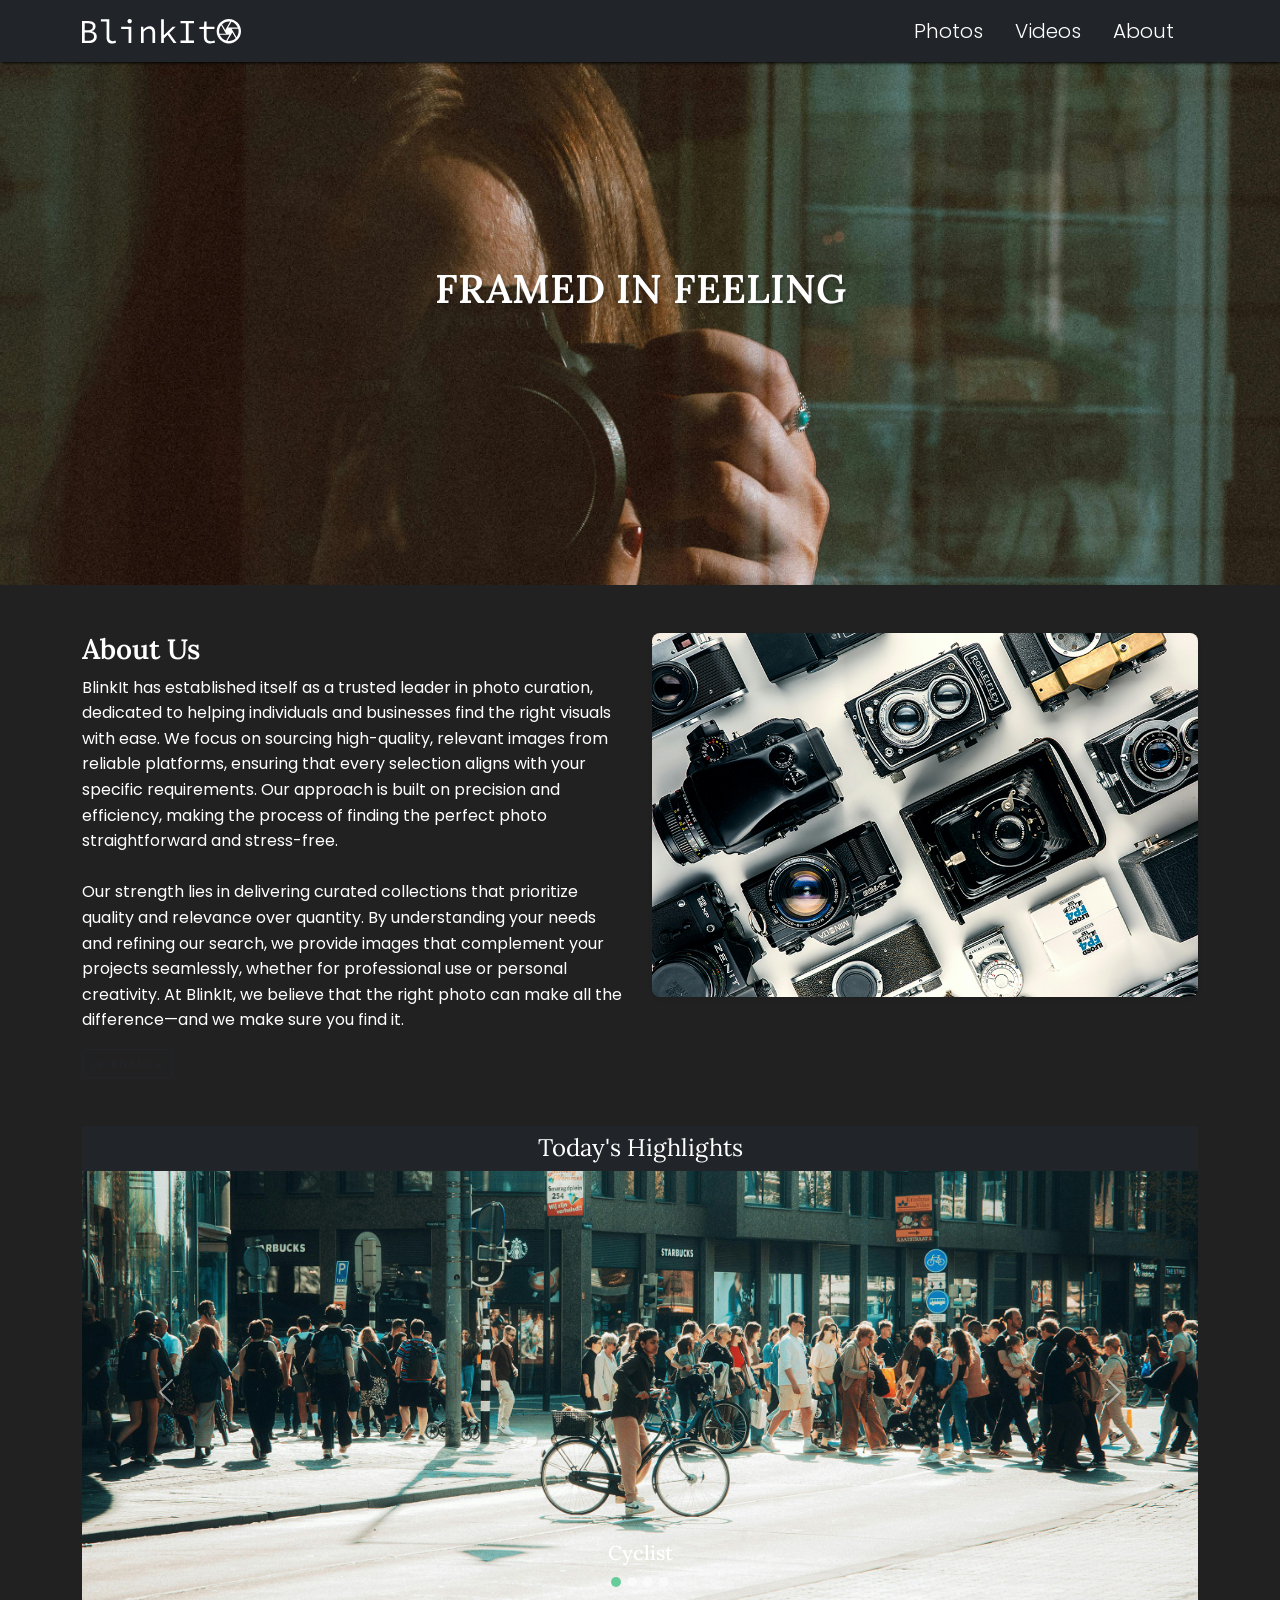
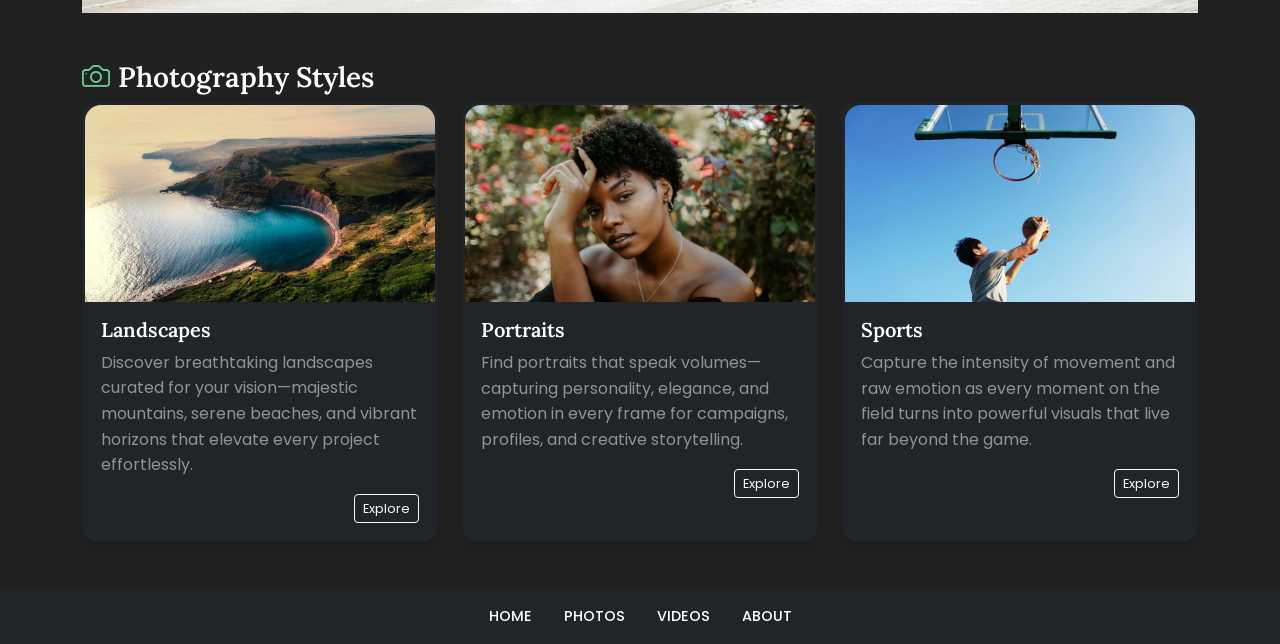
<file: index.html>
<!DOCTYPE html>
<html lang="en">

<head>
  <meta charset="UTF-8" />
  <meta name="viewport" content="width=device-width, initial-scale=1.0" />
  <title>BlinkIt Site</title>
  <!-- Google Fonts -->
  <link rel="preconnect" href="https://fonts.googleapis.com" />
  <link rel="preconnect" href="https://fonts.gstatic.com" crossorigin />
  <link
    href="https://fonts.googleapis.com/css2?family=Lora:wght@400..700&family=Poppins:wght@100;200;300;400;500;600;700;800;900&display=swap"
    rel="stylesheet" />
    <link href="https://fonts.googleapis.com/css2?family=Material+Symbols+Outlined" rel="stylesheet" />
  <!-- CSS Rules -->
  <link rel="stylesheet" href="css/bootstrap.min.css" />
  <link rel="stylesheet" href="https://cdn.jsdelivr.net/npm/bootstrap-icons@1.13.1/font/bootstrap-icons.min.css" />
  <link rel="stylesheet" href="css/styles.css" />
</head>

<body>
  <!-- Navigation -->
  <nav class="navbar navbar-expand-lg fixed-top">
    <div class="container">
      <a class="navbar-brand" href="index.html"><img src="img/homepage/logo.svg" class="logo" /></a>
      <button class="navbar-toggler" type="button" data-bs-toggle="collapse" data-bs-target="#navbarNav"
        aria-controls="navbarNav" aria-expanded="false" aria-label="Toggle navigation">
        <span class="navbar-toggler-icon"></span>
      </button>
      <div class="collapse navbar-collapse" id="navbarNav">
        <ul class="navbar-nav ms-auto">
          <li class="nav-item">
            <a class="nav-link" href="photos.html">Photos</a>
          </li>
          <li class="nav-item">
            <a class="nav-link" href="videos.html">Videos</a>
          </li>
          <li class="nav-item">
            <a class="nav-link" href="about.html">About</a>
          </li>
        </ul>
      </div>
    </div>
  </nav>

  <!-- Hero Section -->

  <section id="heroHomepage" class="d-flex justify-content-center d-flex align-items-center text-center">
    <div class="container">
      <h1 class="fw-semibold text-uppercase text-white">Framed In Feeling</h1>
    </div>
  </section>

  <!-- About Site -->

  <div class="container mt-5">
    <div class="row flex-lg-row-reverse">
      <div class="col-12 col-lg-6">
        <img src="img/homepage/cameras.jpg" class="img-fluid rounded rounded-3 shadow-sm" alt="Cameras" />
      </div>
      <div class="col-12 col-lg-6 mt-4 mt-lg-0">
        <h1 class="fs-3 fw-semibold">About Us</h1>
        <p>
          BlinkIt has established itself as a trusted leader in photo
          curation, dedicated to helping individuals and businesses find the
          right visuals with ease. We focus on sourcing high-quality, relevant
          images from reliable platforms, ensuring that every selection aligns
          with your specific requirements. Our approach is built on precision
          and efficiency, making the process of finding the perfect photo
          straightforward and stress-free.
          <br /><br />
          Our strength lies in delivering curated collections that prioritize
          quality and relevance over quantity. By understanding your needs and
          refining our search, we provide images that complement your projects
          seamlessly, whether for professional use or personal creativity. At
          BlinkIt, we believe that the right photo can make all the
          difference—and we make sure you find it.
        </p>
        <a href="about.html" class="btn btn-outline-dark btn-sm">Learn More</a>
      </div>
    </div>
  </div>

  <div class="container mt-5">
    <div class="row">
      <div class="col-12">
        <h2 class="fw-normal fs-4 bg-dark text-white text-center py-2 m-0">
          Today's Highlights
        </h2>

        <!-- Slideshow -->
        <div id="HomeSlider" class="carousel slide" data-bs-ride="true">
          <div class="carousel-indicators">
            <button type="button" data-bs-target="#HomeSlider" data-bs-slide-to="0" class="active" aria-current="true"
              aria-label="Slide 1"></button>
            <button type="button" data-bs-target="#HomeSlider" data-bs-slide-to="1" aria-label="Slide 2"></button>
            <button type="button" data-bs-target="#HomeSlider" data-bs-slide-to="2" aria-label="Slide 3"></button>
            <button type="button" data-bs-target="#HomeSlider" data-bs-slide-to="3" aria-label="Slide 4"></button>
          </div>
          <div class="carousel-inner">
            <div class="carousel-item active" data-bs-interval="3000">
              <img src="img/homepage/slideshow/cyclist.jpg" class="d-block w-100" alt="Cyclist" />
              <div class="carousel-caption d-none d-md-block">
                <h5>Cyclist</h5>
              </div>
            </div>
            <div class="carousel-item" data-bs-interval="3000">
              <img src="img/homepage/slideshow/museum.jpg" class="d-block w-100" alt="Museum" />
              <div class="carousel-caption d-none d-md-block">
                <h5>Museum</h5>
              </div>
            </div>
            <div class="carousel-item" data-bs-interval="3000">
              <img src="img/homepage/slideshow/sunflowers.jpg" class="d-block w-100" alt="Sunflowers" />
              <div class="carousel-caption d-none d-md-block">
                <h5>Sunflowers</h5>
              </div>
            </div>
            <div class="carousel-item" data-bs-interval="3000">
              <img src="img/homepage/slideshow/swirly_bokeh.jpg" class="d-block w-100" alt="Swirly Bokeh" />
              <div class="carousel-caption d-none d-md-block">
                <h5>Swirly Bokeh</h5>
              </div>
            </div>
          </div>
          <button class="carousel-control-prev" type="button" data-bs-target="#HomeSlider" data-bs-slide="prev">
            <span class="carousel-control-prev-icon" aria-hidden="true"></span>
            <span class="visually-hidden">Previous</span>
          </button>
          <button class="carousel-control-next" type="button" data-bs-target="#HomeSlider" data-bs-slide="next">
            <span class="carousel-control-next-icon" aria-hidden="true"></span>
            <span class="visually-hidden">Next</span>
          </button>
        </div>
        <!-- Slideshow -->
      </div>
    </div>
  </div>

  <!-- Cards -->
  <div class="container mt-5">
    <h2 class="fs-3 fw-semibold">
      <i class="bi bi-camera me-2 h3"></i>Photography Styles
    </h2>
    <div class="row row-cols-1 row-cols-lg-3 g-4">
      <!-- Card 1 -->
      <div class="col">
        <div class="card bg-dark border border-3 border-dark rounded-4 h-100 shadow">
          <img src="img/homepage/cards/landscape.jpg" class="card-img-top rounded-bottom-0 rounded-4" alt="Landscape" />
          <div class="card-body">
            <h5 class="card-title text-white fw-semibold">Landscapes</h5>
            <p class="card-text text-white-50">
              Discover breathtaking landscapes curated for your
              vision—majestic mountains, serene beaches, and vibrant horizons
              that elevate every project effortlessly.
            </p>
            <a href="landscape.html" class="btn btn-outline-light btn-sm float-end">Explore</a>
          </div>
        </div>
      </div>

      <!-- Card 2 -->
      <div class="col">
        <div class="card bg-dark border border-3 border-dark rounded-4 h-100 shadow">
          <img src="img/homepage/cards/portrait.jpg" class="card-img-top rounded-bottom-0 rounded-4" alt="Portrait" />
          <div class="card-body">
            <h5 class="card-title text-white fw-semibold">Portraits</h5>
            <p class="card-text text-white-50">
              Find portraits that speak volumes—capturing personality,
              elegance, and emotion in every frame for campaigns, profiles,
              and creative storytelling.
            </p>
            <a href="portraits.html" class="btn btn-outline-light btn-sm float-end">Explore</a>
          </div>
        </div>
      </div>

      <!-- Card 3 -->
      <div class="col">
        <div class="card bg-dark border border-3 border-dark rounded-4 h-100 shadow">
          <img src="img/homepage/cards/sports.jpg" class="card-img-top rounded-bottom-0 rounded-4" alt="Astro" />
          <div class="card-body">
            <h5 class="card-title text-white fw-semibold">
              Sports
            </h5>
            <p class="card-text text-white-50">
             Capture the intensity of movement and raw emotion as every moment on the field turns into powerful visuals that live far beyond the game.
            </p>
            <a href="sports.html" class="btn btn-outline-light btn-sm float-end">Explore</a>
          </div>
        </div>
      </div>
    </div>
  </div>
  <!-- /Cards -->

  <!-- Footer -->

  <footer class="mt-5 p-2">
    <ul class="nav justify-content-center text-center flex-column flex-sm-row">
      <li class="nav-item">
        <a class="nav-link" href="index.html">Home</a>
      </li>
      <li class="nav-item">
        <a class="nav-link" href="photos.html">Photos</a>
      </li>
      <li class="nav-item">
        <a class="nav-link" href="videos.html">Videos</a>
      </li>
      <li class="nav-item">
        <a class="nav-link" href="about.html">About</a>
      </li>
    </ul>
  </footer>

  <!-- JS Files -->
  <script src="js/bootstrap.min.js"></script>
</body>

</html>
</file>
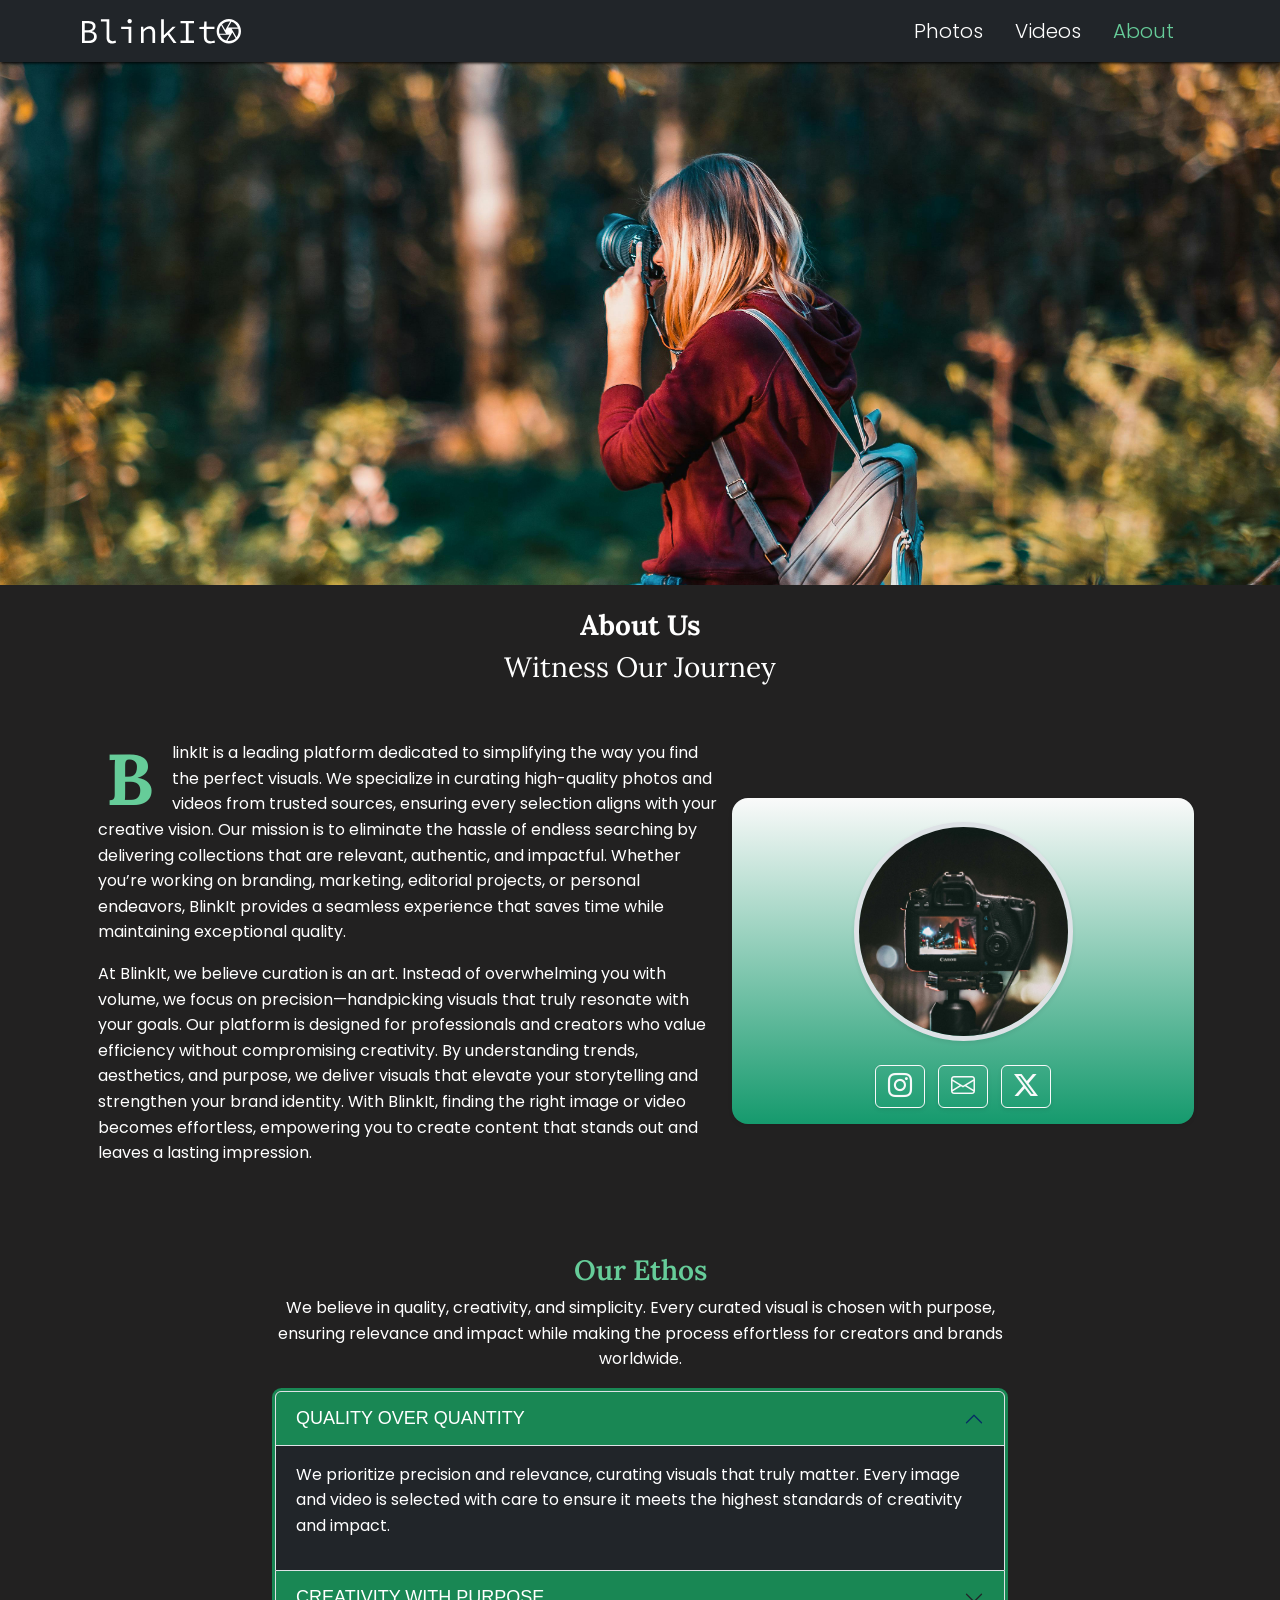
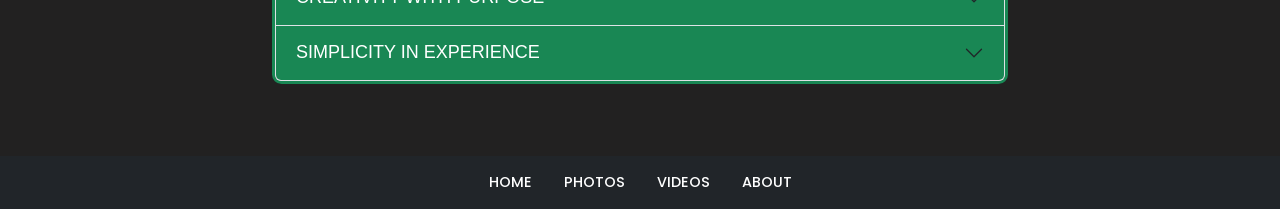
<file: about.html>
<!DOCTYPE html>
<html lang="en">
<head>
   <meta charset="UTF-8" />
  <meta name="viewport" content="width=device-width, initial-scale=1.0" />
  <title>About</title>
  <!-- Google Fonts -->
  <link rel="preconnect" href="https://fonts.googleapis.com" />
  <link rel="preconnect" href="https://fonts.gstatic.com" crossorigin />
  <link
    href="https://fonts.googleapis.com/css2?family=Lora:wght@400..700&family=Poppins:wght@100;200;300;400;500;600;700;800;900&display=swap"
    rel="stylesheet" />
    <link href="https://fonts.googleapis.com/css2?family=Material+Symbols+Outlined" rel="stylesheet" />
  <!-- CSS Rules -->
  <link rel="stylesheet" href="css/bootstrap.min.css" />
  <link rel="stylesheet" href="https://cdn.jsdelivr.net/npm/bootstrap-icons@1.13.1/font/bootstrap-icons.min.css" />
    <link rel="stylesheet" href="css/all.min.css" />
  <link rel="stylesheet" href="css/styles.css" />
</head>
<body>


<!-- Navigation -->
  <nav class="navbar navbar-expand-lg fixed-top">
    <div class="container">
      <a class="navbar-brand" href="index.html"><img src="img/homepage/logo.svg" class="logo" /></a>
      <button class="navbar-toggler" type="button" data-bs-toggle="collapse" data-bs-target="#navbarNav"
        aria-controls="navbarNav" aria-expanded="false" aria-label="Toggle navigation">
        <span class="navbar-toggler-icon"></span>
      </button>
      <div class="collapse navbar-collapse" id="navbarNav">
        <ul class="navbar-nav ms-auto">
          <li class="nav-item">
            <a class="nav-link" href="photos.html">Photos</a>
          </li>
          <li class="nav-item">
            <a class="nav-link" href="videos.html">Videos</a>
          </li>
          <li class="nav-item">
            <a class="nav-link active" area-current="page" href="about.html">About</a>
          </li>
        </ul>
      </div>
    </div>
  </nav>

  
  <!-- Hero Section -->

  <section id="heroAbout" class="d-flex justify-content-center d-flex align-items-center text-center">
    <div class="container">
      <!-- <h1 class="fw-semibold text-uppercase text-white">Landscapes</h1> -->
    </div>
  </section>
  




<!-- Headings -->

<div class="container mt-4">
    <div class="row">
        <div class="col-12 text-center">
<h1 class="fs-3 fw-bold">About Us</h1>
<h2 class="fs-3 fw-normal">Witness Our Journey</h2>

        </div>
    </div>
</div>

<!-- /introduction -->

<!-- Contact and about -->
<div class="container mt-5">
    <div class="row d-flex flex-lg-row-reverse align-items-center mx-1">
        <!-- 1st column -->
        <div class="col-12 col-lg-5 profilePhoto text-center shadow-sm">
            <img src="img/about/about_img2.jpg" alt="Photos" class="img-fluid rounded-circle w-50 border border-5 shadow-sm mt-4">
            <!-- social icons -->
                 <ul class="list-inline mt-4">
                <li class="list-inline-item"><a href="https://www.instagram.com/letsblinkit/" class="btn btn-outline-light shadow-sm"><i class="bi bi-instagram h4"></i></a></li>
                <li class="list-inline-item"><a href="mailto:info@blinkit.com" class="btn btn-outline-light shadow-sm"><i class="bi bi-envelope h4"></i></a></li>
                <li class="list-inline-item"><a href="https://x.com/letsblinkit/with_replies?lang=en" class="btn btn-outline-light shadow-sm"><i class="bi bi-twitter-x h4"></i></a></li>
            </ul>
            <!-- /social icons -->
        </div>
        <!-- /1st column -->
        <!-- 2nd column -->
        <div class="col-12 col-lg-7 mt-4 mt-lg-0">
            <p><span class="dropcap float-start px-2">B</span>linkIt is a leading platform dedicated to simplifying the way you find the perfect visuals. We specialize in curating high-quality photos and videos from trusted sources, ensuring every selection aligns with your creative vision. Our mission is to eliminate the hassle of endless searching by delivering collections that are relevant, authentic, and impactful. Whether you’re working on branding, marketing, editorial projects, or personal endeavors, BlinkIt provides a seamless experience that saves time while maintaining exceptional quality.</p>
            <p>At BlinkIt, we believe curation is an art. Instead of overwhelming you with volume, we focus on precision—handpicking visuals that truly resonate with your goals. Our platform is designed for professionals and creators who value efficiency without compromising creativity. By understanding trends, aesthetics, and purpose, we deliver visuals that elevate your storytelling and strengthen your brand identity. With BlinkIt, finding the right image or video becomes effortless, empowering you to create content that stands out and leaves a lasting impression.</p>
        </div>
        <!-- /2nd column -->
    </div>
</div>
<!-- /Contact and about -->


     
<!-- Our Ethos -->
<section id="FAQs" class="mt-5 py-4">
    <div class="container">
        <div class="row">
            <div class="col-12 col-md-7 col-lg-8 mx-auto">
                <h3 class="fw-semibold text-center fa-icon">Our Ethos</h3>
                <p class="text-center">We believe in quality, creativity, and simplicity. Every curated visual is chosen with purpose, ensuring relevance and impact while making the process effortless for creators and brands worldwide.
</p>

<!-- Accordion -->
<div class="accordion" id="accordionFAQs">
    <div class="accordion-item">
        <h2 class="accordion-header">
            <button class="accordion-button" type="button" data-bs-toggle="collapse" data-bs-target="#collapseOne"
                aria-expanded="true" aria-controls="collapseOne">
                Quality Over Quantity
            </button>
        </h2>
        <div id="collapseOne" class="accordion-collapse collapse show" data-bs-parent="#accordionFAQs">
            <div class="accordion-body">
                <p>We prioritize precision and relevance, curating visuals that truly matter. Every image and video is selected with care to ensure it meets the highest standards of creativity and impact.</p>
            </div>
        </div>
    </div>
    <div class="accordion-item">
        <h2 class="accordion-header">
            <button class="accordion-button collapsed" type="button" data-bs-toggle="collapse"
                data-bs-target="#collapseTwo" aria-expanded="false" aria-controls="collapseTwo">
                Creativity with Purpose
            </button>
        </h2>
        <div id="collapseTwo" class="accordion-collapse collapse" data-bs-parent="#accordionFAQs">
            <div class="accordion-body">
                <p>Our curation is guided by understanding your goals. We deliver visuals that not only look stunning but also serve a clear purpose—helping you tell stories that resonate and inspire.</p>
            </div>
        </div>
    </div>
    <div class="accordion-item">
        <h2 class="accordion-header">
            <button class="accordion-button collapsed" type="button" data-bs-toggle="collapse"
                data-bs-target="#collapseThree" aria-expanded="false" aria-controls="collapseThree">
                Simplicity in Experience
            </button>
        </h2>
        <div id="collapseThree" class="accordion-collapse collapse" data-bs-parent="#accordionFAQs">
            <div class="accordion-body">
                <p>We believe finding the right visual should be effortless. Our platform is designed to save time, reduce complexity, and make the creative process smooth, intuitive, and enjoyable.</p>
            </div>
        </div>
    </div>
</div>
<!-- /Accordion -->
            </div>
        </div>
    </div>
</section>

<!-- /FAQS -->

 <!-- Footer -->

  <footer class="mt-5 p-2">
    <ul class="nav justify-content-center text-center flex-column flex-sm-row">
      <li class="nav-item">
        <a class="nav-link" href="index.html">Home</a>
      </li>
      <li class="nav-item">
        <a class="nav-link" href="photos.html">Photos</a>
      </li>
      <li class="nav-item">
        <a class="nav-link" href="videos.html">Videos</a>
      </li>
      <li class="nav-item">
        <a class="nav-link" href="about.html">About</a>
      </li>
    </ul>
  </footer>

  <!-- JS Files -->
  <script src="js/bootstrap.min.js"></script>







</body>
</html>
</file>
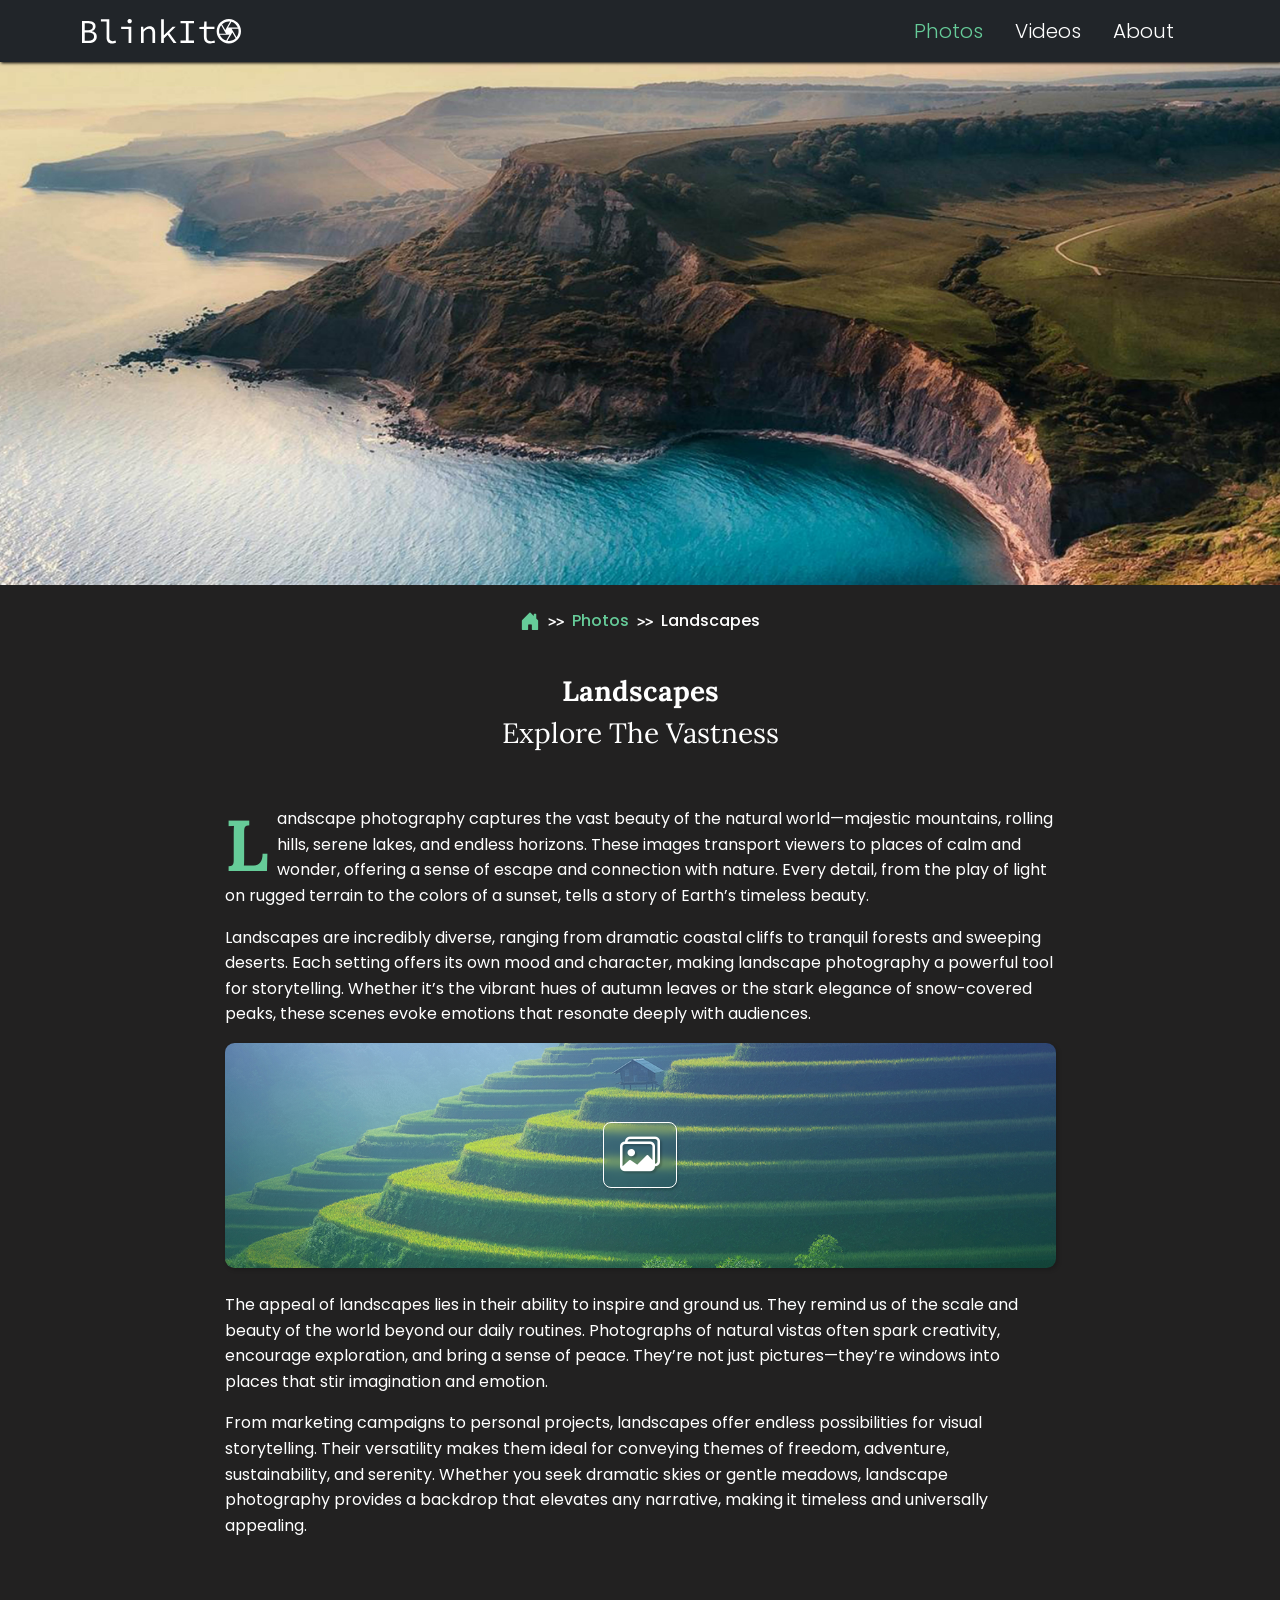
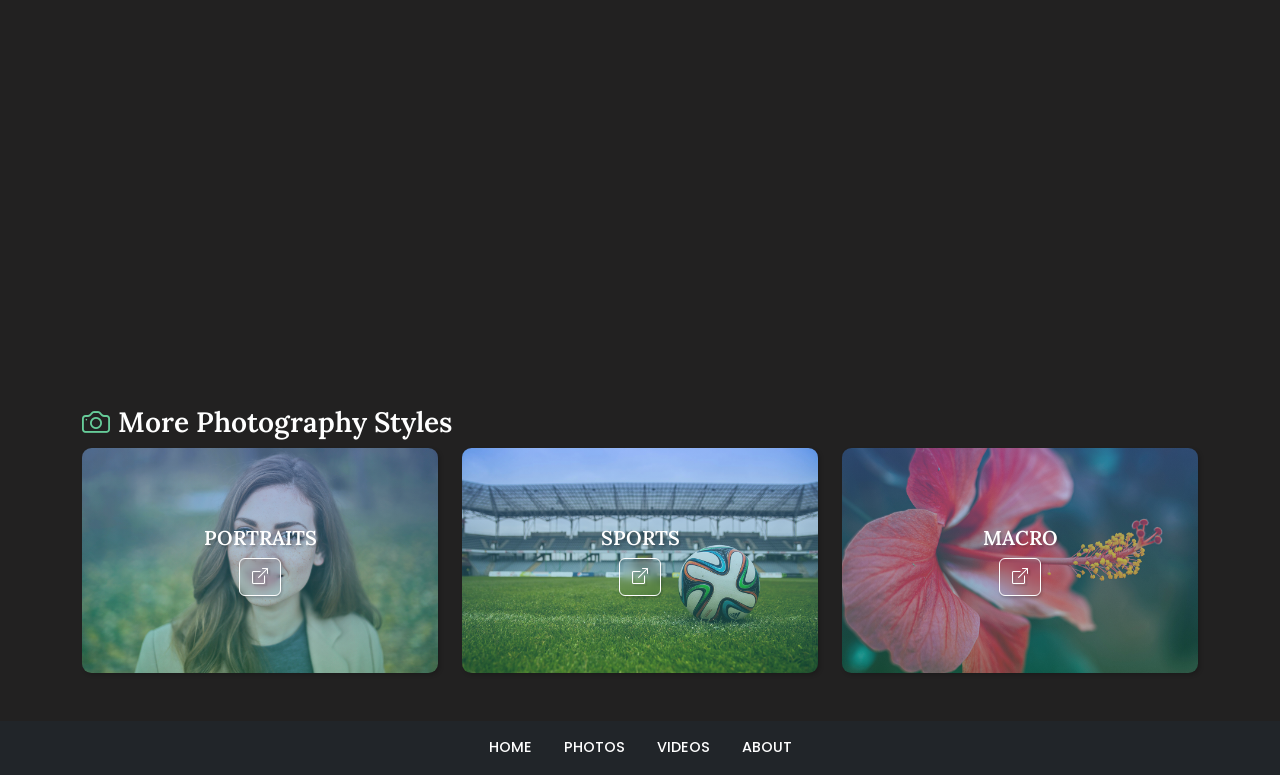
<file: landscape.html>
<!DOCTYPE html>
<html lang="en">
<head>
      <meta charset="UTF-8" />
  <meta name="viewport" content="width=device-width, initial-scale=1.0" />
  <title>Landscapes</title>
  <!-- Google Fonts -->
  <link rel="preconnect" href="https://fonts.googleapis.com" />
  <link rel="preconnect" href="https://fonts.gstatic.com" crossorigin />
  <link
    href="https://fonts.googleapis.com/css2?family=Lora:wght@400..700&family=Poppins:wght@100;200;300;400;500;600;700;800;900&display=swap"
    rel="stylesheet" />
  <!-- CSS Rules -->
  <link rel="stylesheet" href="css/bootstrap.min.css" />
  <link rel="stylesheet" href="https://cdn.jsdelivr.net/npm/bootstrap-icons@1.13.1/font/bootstrap-icons.min.css" />
  <link rel="stylesheet" href="css/styles.css" />
</head>
<body>
    

       
<!-- Navigation -->
  <nav class="navbar navbar-expand-lg fixed-top">
    <div class="container">
      <a class="navbar-brand" href="index.html"><img src="img/homepage/logo.svg" class="logo" /></a>
      <button class="navbar-toggler" type="button" data-bs-toggle="collapse" data-bs-target="#navbarNav"
        aria-controls="navbarNav" aria-expanded="false" aria-label="Toggle navigation">
        <span class="navbar-toggler-icon"></span>
      </button>
      <div class="collapse navbar-collapse" id="navbarNav">
        <ul class="navbar-nav ms-auto">
          <li class="nav-item">
            <a class="nav-link active" area-current="page" href="photos.html">Photos</a>
          </li>
          <li class="nav-item">
            <a class="nav-link" href="videos.html">Videos</a>
          </li>
          <li class="nav-item">
            <a class="nav-link" href="about.html">About</a>
          </li>
        </ul>
      </div>
    </div>
  </nav>

  
  <!-- Hero Section -->

  <section id="heroLandscapes" class="d-flex justify-content-center d-flex align-items-center text-center">
    <div class="container">
      <!-- <h1 class="fw-semibold text-uppercase text-white">Landscapes</h1> -->
    </div>
  </section>
  


  <!-- Breadcrumb -->

<div class="container mt-4">
<nav style="--bs-breadcrumb-divider: '>>';" aria-label="breadcrumb" class="d-flex justify-content-center">
  <ol class="breadcrumb">
    <li class="breadcrumb-item"><a href="index.html"><i class="bi bi-house-door-fill h5"></i></a></li>
    <li class="breadcrumb-item"><a href="photos.html">Photos</a></li>
    <li class="breadcrumb-item active" aria-current="page">Landscapes</li>
  </ol>
</nav>
</div>

<!-- Headings -->

<div class="container mt-4">
    <div class="row">
        <div class="col-12 text-center">
<h1 class="fs-3 fw-bold">Landscapes</h1>
<h2 class="fs-3 fw-normal">Explore The Vastness</h2>

        </div>
    </div>
</div>

<!-- Explore The Vastness -->

<div class="container mt-5">
    <div class="row">
        <div class="col-lg-9 mx-auto">
            <p><span class="float-start dropcap">L</span>andscape photography captures the vast beauty of the natural world—majestic mountains, rolling hills, serene lakes, and endless horizons. These images transport viewers to places of calm and wonder, offering a sense of escape and connection with nature. Every detail, from the play of light on rugged terrain to the colors of a sunset, tells a story of Earth’s timeless beauty.

            </p>

            <p>Landscapes are incredibly diverse, ranging from dramatic coastal cliffs to tranquil forests and sweeping deserts. Each setting offers its own mood and character, making landscape photography a powerful tool for storytelling. Whether it’s the vibrant hues of autumn leaves or the stark elegance of snow-covered peaks, these scenes evoke emotions that resonate deeply with audiences.

            </p>

<!-- Chora Modal -->

<div id="landscapeModal" class="d-flex justify-content-center align-items-center text-center">
  <div><a class="btn btn-lg glass fw-semibold" data-bs-toggle="modal" data-bs-target="#landscape">
    <i class="bi bi-images h1"></i>
  </a></div>
</div>

<!-- /Chora Modal -->


            <p class="mt-4">The appeal of landscapes lies in their ability to inspire and ground us. They remind us of the scale and beauty of the world beyond our daily routines. Photographs of natural vistas often spark creativity, encourage exploration, and bring a sense of peace. They’re not just pictures—they’re windows into places that stir imagination and emotion.

            </p>

            <p>From marketing campaigns to personal projects, landscapes offer endless possibilities for visual storytelling. Their versatility makes them ideal for conveying themes of freedom, adventure, sustainability, and serenity. Whether you seek dramatic skies or gentle meadows, landscape photography provides a backdrop that elevates any narrative, making it timeless and universally appealing.

            </p>
        </div>
    </div>
</div>

<!-- Modal -->
<div class="modal fade" id="landscape" data-bs-backdrop="true" data-bs-keyboard="true" tabindex="-1" aria-labelledby="landscapeLabel" aria-hidden="true">
  <div class="modal-dialog modal-lg modal-dialog-center">
    <div class="modal-content bg-dark">
      <div class="modal-header border-0 rounded-0 bg-dark">
        <h1 class="modal-title fs-5" id="landscapeLabel">Top Picks</h1>
        <button type="button" class="btn-close bg-success" data-bs-dismiss="modal" aria-label="Close"></button>
      </div>
      <!-- Slideshow -->
      <div class="modal-body">
        
<div id="carouselLandscapes" class="carousel slide">
  <div class="carousel-indicators">
    <button type="button" data-bs-target="#carouselLandscapes" data-bs-slide-to="0" class="active" aria-current="true" aria-label="Slide 1"></button>
    <button type="button" data-bs-target="#carouselLandscapes" data-bs-slide-to="1" aria-label="Slide 2"></button>
    <button type="button" data-bs-target="#carouselLandscapes" data-bs-slide-to="2" aria-label="Slide 3"></button>
     <button type="button" data-bs-target="#carouselLandscapes" data-bs-slide-to="3" aria-label="Slide 4"></button>
  </div>
  <div class="carousel-inner">
    <div class="carousel-item active">
      <img src="img/photos/landscapes/landscape_Img1.jpg" class="d-block w-100" alt="...">
    </div>
    <div class="carousel-item">
      <img src="img/photos/landscapes/landscape_Img2.jpg" class="d-block w-100" alt="...">
    </div>
    <div class="carousel-item">
      <img src="img/photos/landscapes/landscape_Img3.jpg" class="d-block w-100" alt="...">
    </div>
    <div class="carousel-item">
      <img src="img/photos/landscapes/landscapes_Img4.jpg" class="d-block w-100" alt="...">
    </div>
  </div>
  <button class="carousel-control-prev" type="button" data-bs-target="#carouselLandscapes" data-bs-slide="prev">
    <span class="carousel-control-prev-icon" aria-hidden="true"></span>
    <span class="visually-hidden">Previous</span>
  </button>
  <button class="carousel-control-next" type="button" data-bs-target="#carouselLandscapes" data-bs-slide="next">
    <span class="carousel-control-next-icon" aria-hidden="true"></span>
    <span class="visually-hidden">Next</span>
  </button>
</div>
      </div>
      <!-- /Slideshow -->
</div>
    </div>
  </div>

  <!-- YouTube Video -->

  <div class="container mt-5">
    <div class="row">
      <div class="col-12 col-md-9 mx-auto">

<div class="ratio ratio-21x9">
 <iframe width="560" height="315" src="https://www.youtube.com/embed/j0-vfSwnpaw?si=YV-7Zg6K0z1noQo3" title="YouTube video player" frameborder="0" allow="accelerometer; autoplay; clipboard-write; encrypted-media; gyroscope; picture-in-picture; web-share" referrerpolicy="strict-origin-when-cross-origin" allowfullscreen></iframe>
</div>

      </div>
    </div>
  </div>


<!-- Additional sites -->

<div class="container mt-5">
  <div class="row">
    <h2 class="fs-3 fw-semibold">
      <i class="bi bi-camera me-2 h3"></i>More Photography Styles
    </h2>
    <!-- Div column 1 -->
      <div class="col-12 col-lg-4 mb-4 mb-lg-0">
      <div id="portraitsSite" class="d-flex justify-content-center align-items-center text-center">
        <div><h3 class="fs-5 fw-semibold text-uppercase text-white">Portraits</h3><a href = "portraits.html" class = "btn glass"><i class="bi bi-box-arrow-up-right"></i></a></div>
      </div>
    </div>
     <!-- Div column 2 -->
    <div class="col-12 col-lg-4 mb-4 mb-lg-0">
      <div id="sportsSite" class="d-flex justify-content-center align-items-center text-center">
        <div><h3 class="fs-5 fw-semibold text-uppercase text-white">Sports</h3><a href = "sports.html" class = "btn glass"><i class="bi bi-box-arrow-up-right"></i></a></div>
      </div>
    </div>
     <!-- Div column 3 -->
    <div class="col-12 col-lg-4">
      <div id="macroSite" class="d-flex justify-content-center align-items-center text-center">
        <div><h3 class="fs-5 fw-semibold text-uppercase text-white">Macro</h3><a href = "macro.html" class = "btn glass"><i class="bi bi-box-arrow-up-right"></i></a></div>
      </div>
    </div>
  </div>
</div>

  <!-- Footer -->

  <footer class="mt-5 p-2">
    <ul class="nav justify-content-center text-center flex-column flex-sm-row">
      <li class="nav-item">
        <a class="nav-link" href="index.html">Home</a>
      </li>
      <li class="nav-item">
        <a class="nav-link" href="photos.html">Photos</a>
      </li>
      <li class="nav-item">
        <a class="nav-link" href="videos.html">Videos</a>
      </li>
      <li class="nav-item">
        <a class="nav-link" href="about.html">About</a>
      </li>
    </ul>
  </footer>

  <!-- JS Files -->
  <script src="js/bootstrap.min.js"></script>






</body>
</html>
</file>
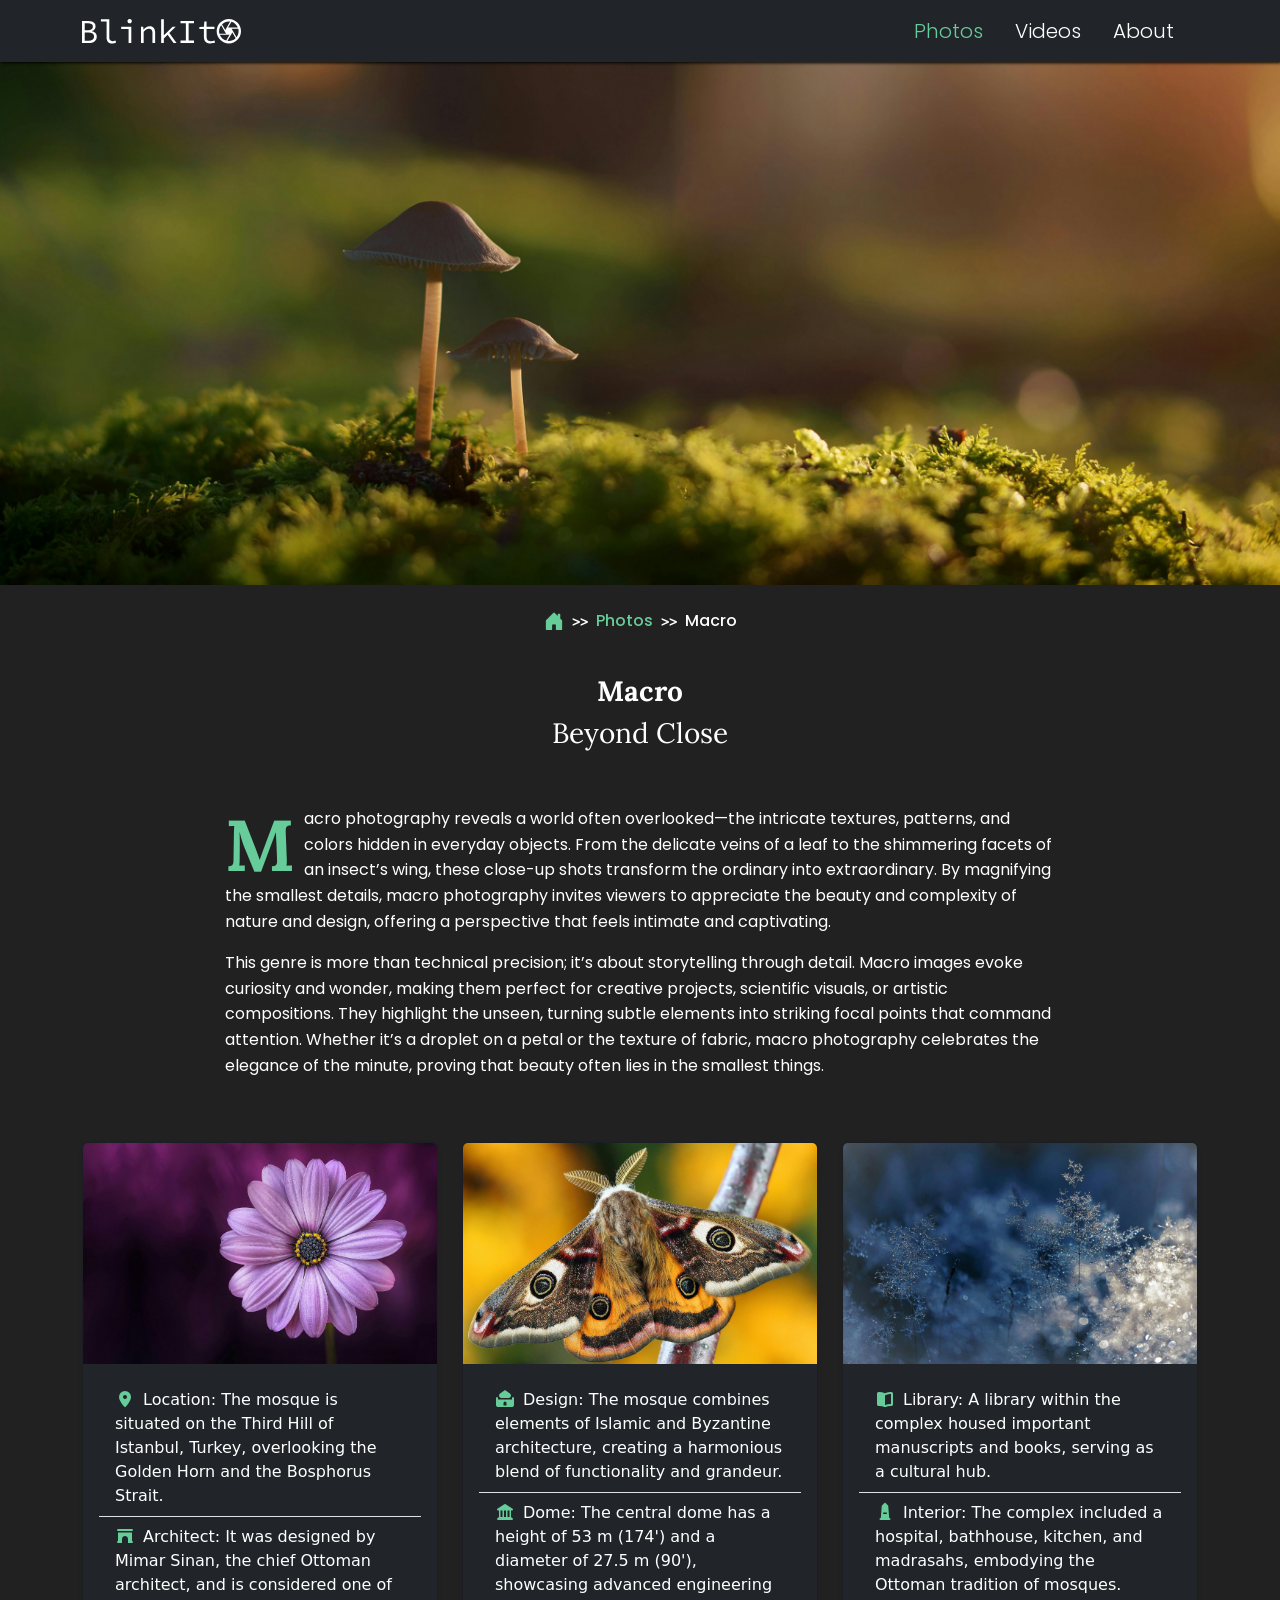
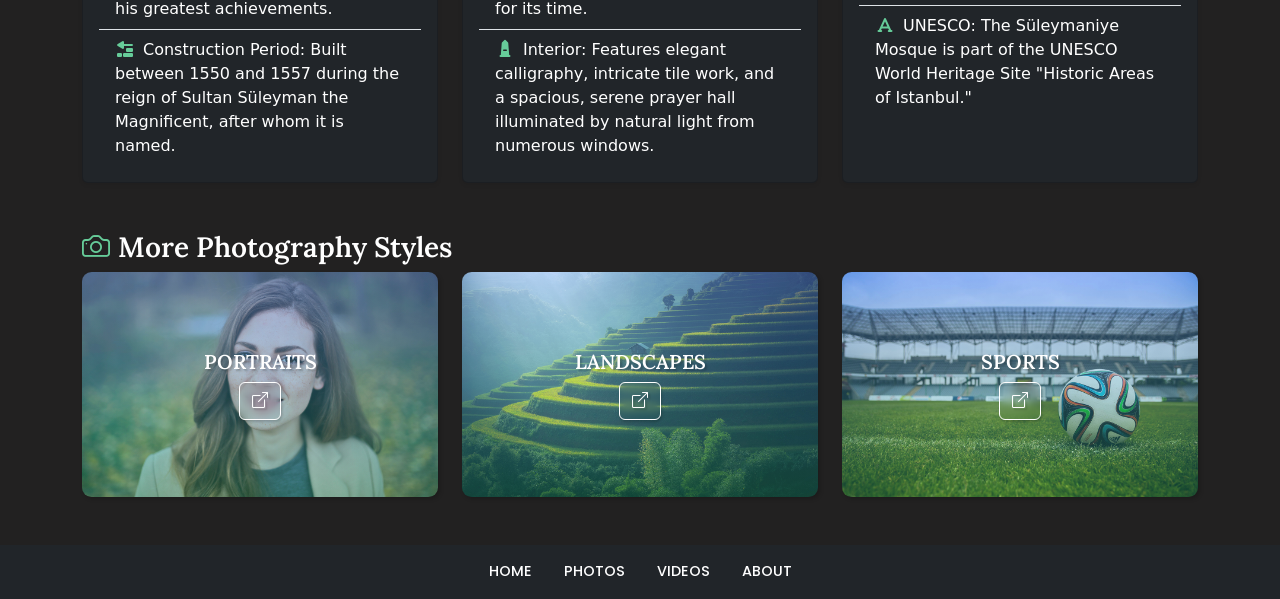
<file: macro.html>
<!DOCTYPE html>
<html lang="en">
<head>
        <meta charset="UTF-8" />
  <meta name="viewport" content="width=device-width, initial-scale=1.0" />
  <title>Macro</title>
  <!-- Google Fonts -->
  <link rel="preconnect" href="https://fonts.googleapis.com" />
  <link rel="preconnect" href="https://fonts.gstatic.com" crossorigin />
  <link
    href="https://fonts.googleapis.com/css2?family=Lora:wght@400..700&family=Poppins:wght@100;200;300;400;500;600;700;800;900&display=swap"
    rel="stylesheet" />
    <link href="https://fonts.googleapis.com/css2?family=Material+Symbols+Outlined" rel="stylesheet" />
  <!-- CSS Rules -->
  <link rel="stylesheet" href="css/bootstrap.min.css" />
  <link rel="stylesheet" href="https://cdn.jsdelivr.net/npm/bootstrap-icons@1.13.1/font/bootstrap-icons.min.css" />
    <link rel="stylesheet" href="css/all.min.css" />
  <link rel="stylesheet" href="css/styles.css" />
</head>
<body>


<!-- Navigation -->
  <nav class="navbar navbar-expand-lg fixed-top">
    <div class="container">
      <a class="navbar-brand" href="index.html"><img src="img/homepage/logo.svg" class="logo" /></a>
      <button class="navbar-toggler" type="button" data-bs-toggle="collapse" data-bs-target="#navbarNav"
        aria-controls="navbarNav" aria-expanded="false" aria-label="Toggle navigation">
        <span class="navbar-toggler-icon"></span>
      </button>
      <div class="collapse navbar-collapse" id="navbarNav">
        <ul class="navbar-nav ms-auto">
          <li class="nav-item">
            <a class="nav-link active" area-current="page" href="photos.html">Photos</a>
          </li>
          <li class="nav-item">
            <a class="nav-link" href="videos.html">Videos</a>
          </li>
          <li class="nav-item">
            <a class="nav-link" href="about.html">About</a>
          </li>
        </ul>
      </div>
    </div>
  </nav>

  
  <!-- Hero Section -->

  <section id="heroMacro" class="d-flex justify-content-center d-flex align-items-center text-center">
    <div class="container">
      <!-- <h1 class="fw-semibold text-uppercase text-white">Landscapes</h1> -->
    </div>
  </section>
  


  <!-- Breadcrumb -->

<div class="container mt-4">
<nav style="--bs-breadcrumb-divider: '>>';" aria-label="breadcrumb" class="d-flex justify-content-center">
  <ol class="breadcrumb">
    <li class="breadcrumb-item"><a href="index.html"><i class="bi bi-house-door-fill h5"></i></a></li>
    <li class="breadcrumb-item"><a href="photos.html">Photos</a></li>
    <li class="breadcrumb-item active" aria-current="page">Macro</li>
  </ol>
</nav>
</div>

<!-- Headings -->

<div class="container mt-4">
    <div class="row">
        <div class="col-12 text-center">
<h1 class="fs-3 fw-bold">Macro</h1>
<h2 class="fs-3 fw-normal">Beyond Close</h2>

        </div>
    </div>
</div>

<!-- Beyond Close -->

<div class="container mt-5">
    <div class="row">
        <div class="col-lg-9 mx-auto">
            <p><span class="float-start dropcap">M</span>acro photography reveals a world often overlooked—the intricate textures, patterns, and colors hidden in everyday objects. From the delicate veins of a leaf to the shimmering facets of an insect’s wing, these close-up shots transform the ordinary into extraordinary. By magnifying the smallest details, macro photography invites viewers to appreciate the beauty and complexity of nature and design, offering a perspective that feels intimate and captivating.

            </p>

            <p>This genre is more than technical precision; it’s about storytelling through detail. Macro images evoke curiosity and wonder, making them perfect for creative projects, scientific visuals, or artistic compositions. They highlight the unseen, turning subtle elements into striking focal points that command attention. Whether it’s a droplet on a petal or the texture of fabric, macro photography celebrates the elegance of the minute, proving that beauty often lies in the smallest things.

            </p>
        </div>
    </div>
</div>

<!-- Cards -->

<div class="container mt-5">
  <div class="row">
    <div class="col">
      <div class="card h-100 shadow-sm bg-dark text-white">
        <img src="img/photos/macro/Cards/macro_img1.jpg" alt="Plants" class="card-img-top">
        <div class="card-body">
<ul class="list-group list-group-flush">
<li class="list-group-item bg-dark text-white"><i class="fa-solid fa-location-dot fa-icon me-2"></i>Location: The mosque is situated on the Third Hill of Istanbul, Turkey, overlooking the Golden Horn and the Bosphorus Strait.</li>
<li class="list-group-item bg-dark text-white"><i class="fa-solid fa-archway fa-icon me-2"></i>Architect: It was designed by Mimar Sinan, the chief Ottoman architect, and is considered one of his greatest achievements.</li>
<li class="list-group-item bg-dark text-white"><i class="fa-solid fa-trowel-bricks fa-icon me-2"></i>Construction Period: Built between 1550 and 1557 during the reign of Sultan Süleyman the Magnificent, after whom it is named.</li>
</ul>
        </div>
      </div>
    </div>
    <div class="col">
      <div class="card h-100 shadow-sm bg-dark text-white">
        <img src="img/photos/macro/Cards/macro_img2.jpg" alt="Insects" class="card-img-top">
        <div class="card-body">
          <ul class="list-group list-group-flush">
<li class="list-group-item bg-dark text-white"><i class="fa-solid fa-mosque fa-icon me-2"></i>Design: The mosque combines elements of Islamic and Byzantine architecture, creating a harmonious blend of functionality and grandeur.</li>
<li class="list-group-item bg-dark text-white"><i class="fa-solid fa-landmark fa-icon me-2"></i>Dome: The central dome has a height of 53 m (174') and a diameter of 27.5 m (90'), showcasing advanced engineering for its time.</li>
<li class="list-group-item bg-dark text-white"><i class="fa-solid fa-monument fa-icon me-2"></i>Interior: Features elegant calligraphy, intricate tile work, and a spacious, serene prayer hall illuminated by natural light from numerous windows.</li>
</ul>
        </div>
      </div>
    </div>
    <div class="col">
      <div class="card h-100 shadow-sm bg-dark text-white">
        <img src="img/photos/macro/Cards/macro_img3.jpg" alt="Details" class="card-img-top">
        <div class="card-body">
          <ul class="list-group list-group-flush">
<li class="list-group-item bg-dark text-white"><i class="fa-solid fa-book-open fa-icon me-2"></i>Library: A library within the complex housed important manuscripts and books, serving as a cultural hub.</li>
<li class="list-group-item bg-dark text-white"><i class="fa-solid fa-monument fa-icon me-2"></i>Interior: The complex included a hospital, bathhouse, kitchen, and madrasahs, embodying the Ottoman tradition of mosques.</li>
<li class="list-group-item bg-dark text-white"><i class="fa-solid fa-font fa-icon me-2"></i>UNESCO: The Süleymaniye Mosque is part of the UNESCO World Heritage Site "Historic Areas of Istanbul."</li>
</ul>
        </div>
      </div>
    </div>
  </div>
</div>


<!-- Additional sites -->

<div class="container mt-5">
  <div class="row">
    <h2 class="fs-3 fw-semibold">
      <i class="bi bi-camera me-2 h3"></i>More Photography Styles
    </h2>
    <!-- Div column 1 -->
      <div class="col-12 col-lg-4 mb-4 mb-lg-0">
      <div id="portraitsSite" class="d-flex justify-content-center align-items-center text-center">
        <div><h3 class="fs-5 fw-semibold text-uppercase text-white">Portraits</h3><a href = "portraits.html" class = "btn glass"><i class="bi bi-box-arrow-up-right"></i></a></div>
      </div>
    </div>
     <!-- Div column 2 -->
     <div class="col-12 col-lg-4 mb-4 mb-lg-0">
      <div id="landscapeSite" class="d-flex justify-content-center align-items-center text-center">
        <div><h3 class="fs-5 fw-semibold text-uppercase text-white">Landscapes</h3><a href = "landscape.html" class = "btn glass"><i class="bi bi-box-arrow-up-right"></i></a></div>
      </div>
    </div>
     <!-- Div column 3 -->
    <div class="col-12 col-lg-4 mb-4 mb-lg-0">
      <div id="sportsSite" class="d-flex justify-content-center align-items-center text-center">
        <div><h3 class="fs-5 fw-semibold text-uppercase text-white">Sports</h3><a href = "sports.html" class = "btn glass"><i class="bi bi-box-arrow-up-right"></i></a></div>
      </div>
    </div>
  </div>
</div>

  <!-- Footer -->

  <footer class="mt-5 p-2">
    <ul class="nav justify-content-center text-center flex-column flex-sm-row">
      <li class="nav-item">
        <a class="nav-link" href="index.html">Home</a>
      </li>
      <li class="nav-item">
        <a class="nav-link" href="photos.html">Photos</a>
      </li>
      <li class="nav-item">
        <a class="nav-link" href="videos.html">Videos</a>
      </li>
      <li class="nav-item">
        <a class="nav-link" href="about.html">About</a>
      </li>
    </ul>
  </footer>

  <!-- JS Files -->
  <script src="js/bootstrap.min.js"></script>






    
    
</body>
</html>
</file>
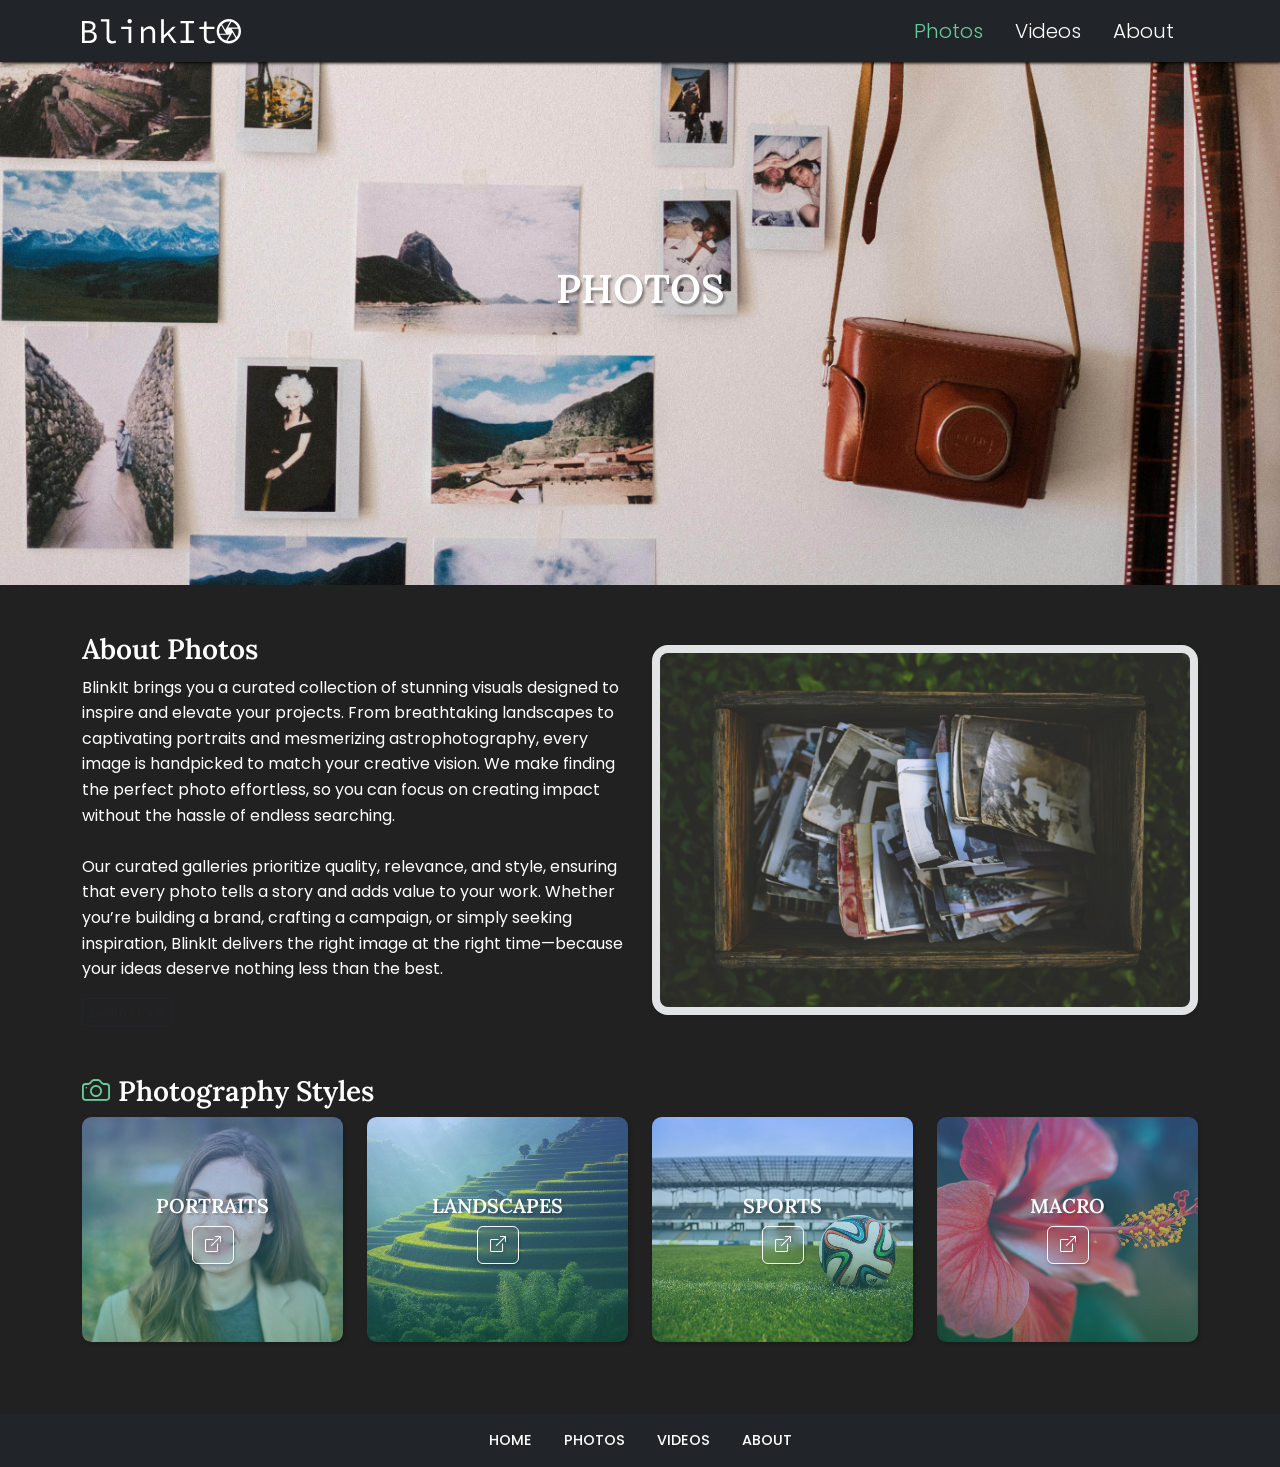
<file: photos.html>
<!DOCTYPE html>
<html lang="en">

<head>
  <meta charset="UTF-8" />
  <meta name="viewport" content="width=device-width, initial-scale=1.0" />
  <title>Photos</title>
  <!-- Google Fonts -->
  <link rel="preconnect" href="https://fonts.googleapis.com" />
  <link rel="preconnect" href="https://fonts.gstatic.com" crossorigin />
  <link
    href="https://fonts.googleapis.com/css2?family=Lora:wght@400..700&family=Poppins:wght@100;200;300;400;500;600;700;800;900&display=swap"
    rel="stylesheet" />
  <!-- CSS Rules -->
  <link rel="stylesheet" href="css/bootstrap.min.css" />
  <link rel="stylesheet" href="https://cdn.jsdelivr.net/npm/bootstrap-icons@1.13.1/font/bootstrap-icons.min.css" />
  <link rel="stylesheet" href="css/styles.css" />
</head>

<body>
  <!-- Navigation -->
  <nav class="navbar navbar-expand-lg fixed-top">
    <div class="container">
      <a class="navbar-brand" href="index.html"><img src="img/homepage/logo.svg" class="logo" /></a>
      <button class="navbar-toggler" type="button" data-bs-toggle="collapse" data-bs-target="#navbarNav"
        aria-controls="navbarNav" aria-expanded="false" aria-label="Toggle navigation">
        <span class="navbar-toggler-icon"></span>
      </button>
      <div class="collapse navbar-collapse" id="navbarNav">
        <ul class="navbar-nav ms-auto">
          <li class="nav-item">
            <a class="nav-link active" area-current="page" href="photos.html">Photos</a>
          </li>
          <li class="nav-item">
            <a class="nav-link" href="videos.html">Videos</a>
          </li>
          <li class="nav-item">
            <a class="nav-link" href="about.html">About</a>
          </li>
        </ul>
      </div>
    </div>
  </nav>

  <!-- Hero Section -->

  <section id="heroPhotos" class="d-flex justify-content-center d-flex align-items-center text-center">
    <div class="container">
      <h1 class="fw-semibold text-uppercase text-white">Photos</h1>
    </div>
  </section>

<!-- About Photos -->
  <div class="container mt-5">
    <div class="row flex-lg-row-reverse align-items-center">
      <div class="col-12 col-lg-6">
        <img src="img/photos/about.photos.jpg" class="img-fluid shadow-sm p-2 bg-secondary-subtle rounded rounded-4" alt="About Photos" />
      </div>
      <div class="col-12 col-lg-6 mt-4 mt-lg-0">
        <h2 class="fs-3 fw-semibold">About Photos</h2>
        <p>
       BlinkIt brings you a curated collection of stunning visuals designed to inspire and elevate your projects. From breathtaking landscapes to captivating portraits and mesmerizing astrophotography, every image is handpicked to match your creative vision. We make finding the perfect photo effortless, so you can focus on creating impact without the hassle of endless searching.
          <br /><br />
         Our curated galleries prioritize quality, relevance, and style, ensuring that every photo tells a story and adds value to your work. Whether you’re building a brand, crafting a campaign, or simply seeking inspiration, BlinkIt delivers the right image at the right time—because your ideas deserve nothing less than the best.
        </p>
        <a href="about.html" class="btn btn-outline-dark btn-sm">Learn More</a>
      </div>
    </div>
  </div>

<!-- Additional sites -->

<div class="container mt-5">
  <div class="row">
    <h2 class="fs-3 fw-semibold">
      <i class="bi bi-camera me-2 h3"></i>Photography Styles
    </h2>
    <!-- Div column 1 -->
    <div class="col-12 col-md-6 col-xl-3 mb-4 mb-4-xl-0">
      <div id="portraitsSite" class="d-flex justify-content-center align-items-center text-center">
        <div><h3 class="fs-5 fw-semibold text-uppercase text-white">Portraits</h3><a href = "portraits.html" class = "btn glass"><i class="bi bi-box-arrow-up-right"></i></a></div>
      </div>
    </div>
     <!-- Div column 2 -->
      <div class="col-12 col-md-6 col-xl-3 mb-4 mb-4-xl-0">
      <div id="landscapeSite" class="d-flex justify-content-center align-items-center text-center">
        <div><h3 class="fs-5 fw-semibold text-uppercase text-white">Landscapes</h3><a href = "landscape.html" class = "btn glass"><i class="bi bi-box-arrow-up-right"></i></a></div>
      </div>
    </div>
     <!-- Div column 3 -->
    <div class="col-12 col-md-6 col-xl-3 mb-4 mb-4-xl-0">
      <div id="sportsSite" class="d-flex justify-content-center align-items-center text-center">
        <div><h3 class="fs-5 fw-semibold text-uppercase text-white">Sports</h3><a href = "sports.html" class = "btn glass"><i class="bi bi-box-arrow-up-right"></i></a></div>
      </div>
    </div>
     <!-- Div column 4 -->
    <div class="col-12 col-md-6 col-xl-3">
      <div id="macroSite" class="d-flex justify-content-center align-items-center text-center">
        <div><h3 class="fs-5 fw-semibold text-uppercase text-white">Macro</h3><a href = "macro.html" class = "btn glass"><i class="bi bi-box-arrow-up-right"></i></a></div>
      </div>
    </div>
  </div>
</div>

  <!-- Footer -->

  <footer class="mt-5 p-2">
    <ul class="nav justify-content-center text-center flex-column flex-sm-row">
      <li class="nav-item">
        <a class="nav-link" href="index.html">Home</a>
      </li>
      <li class="nav-item">
        <a class="nav-link" href="photos.html">Photos</a>
      </li>
      <li class="nav-item">
        <a class="nav-link" href="videos.html">Videos</a>
      </li>
      <li class="nav-item">
        <a class="nav-link" href="about.html">About</a>
      </li>
    </ul>
  </footer>

  <!-- JS Files -->
  <script src="js/bootstrap.min.js"></script>
</body>

</html>
</file>
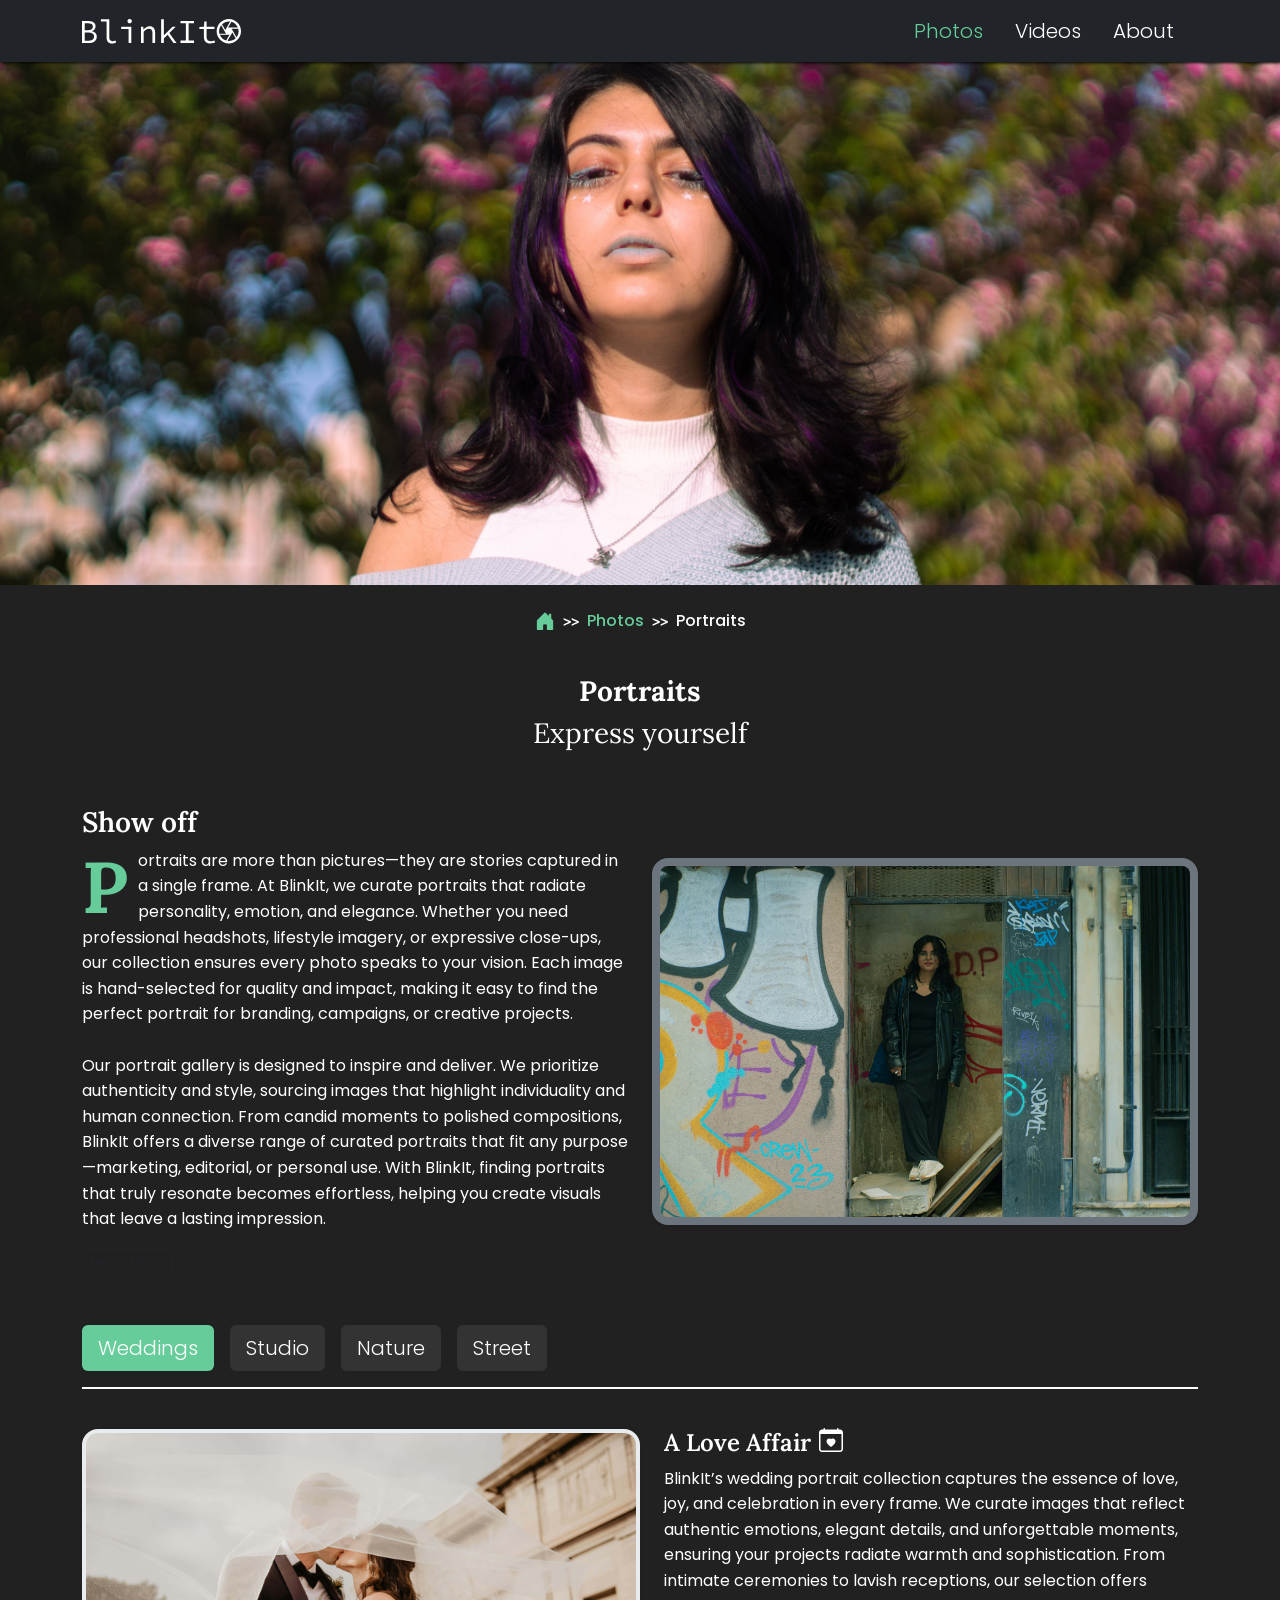
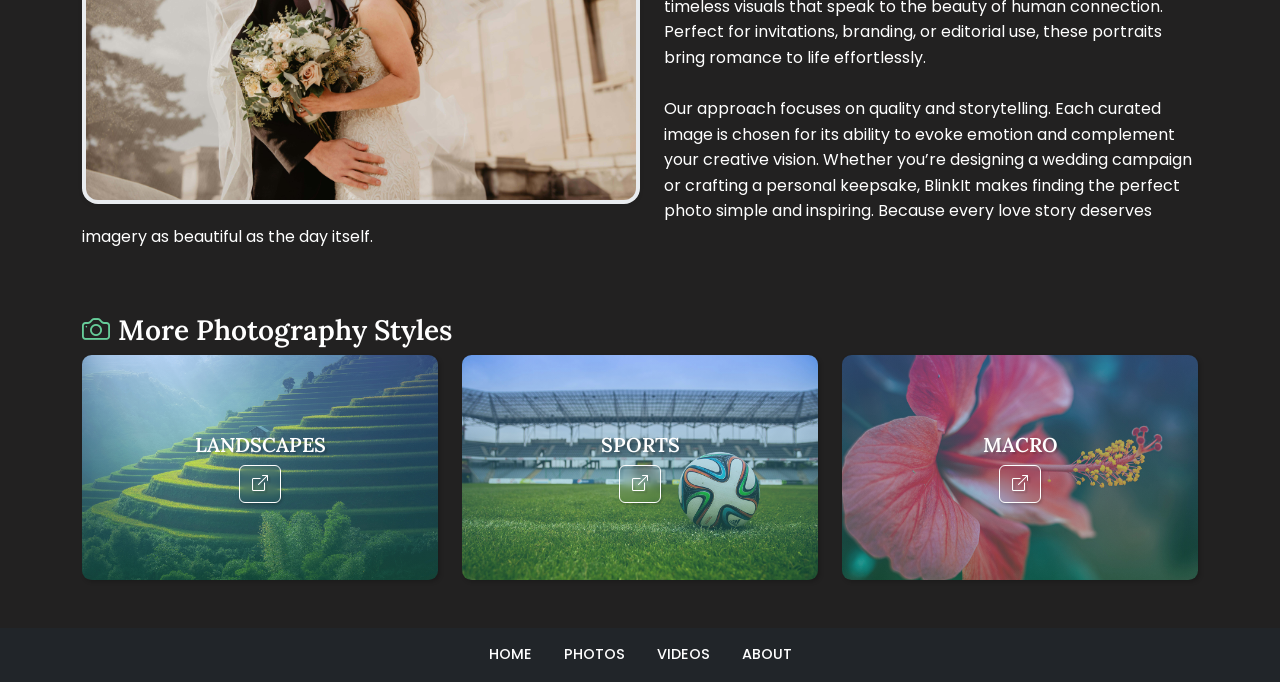
<file: portraits.html>
<!DOCTYPE html>
<html lang="en">
<head>
     <meta charset="UTF-8" />
  <meta name="viewport" content="width=device-width, initial-scale=1.0" />
  <title>Portraits</title>
  <!-- Google Fonts -->
  <link rel="preconnect" href="https://fonts.googleapis.com" />
  <link rel="preconnect" href="https://fonts.gstatic.com" crossorigin />
  <link
    href="https://fonts.googleapis.com/css2?family=Lora:wght@400..700&family=Poppins:wght@100;200;300;400;500;600;700;800;900&display=swap"
    rel="stylesheet" />
  <!-- CSS Rules -->
  <link rel="stylesheet" href="css/bootstrap.min.css" />
  <link rel="stylesheet" href="https://cdn.jsdelivr.net/npm/bootstrap-icons@1.13.1/font/bootstrap-icons.min.css" />
  <link rel="stylesheet" href="css/styles.css" />
</head>
<body>
    
<!-- Navigation -->
  <nav class="navbar navbar-expand-lg fixed-top">
    <div class="container">
      <a class="navbar-brand" href="index.html"><img src="img/homepage/logo.svg" class="logo" /></a>
      <button class="navbar-toggler" type="button" data-bs-toggle="collapse" data-bs-target="#navbarNav"
        aria-controls="navbarNav" aria-expanded="false" aria-label="Toggle navigation">
        <span class="navbar-toggler-icon"></span>
      </button>
      <div class="collapse navbar-collapse" id="navbarNav">
        <ul class="navbar-nav ms-auto">
          <li class="nav-item">
            <a class="nav-link active" area-current="page" href="photos.html">Photos</a>
          </li>
          <li class="nav-item">
            <a class="nav-link" href="videos.html">Videos</a>
          </li>
          <li class="nav-item">
            <a class="nav-link" href="about.html">About</a>
          </li>
        </ul>
      </div>
    </div>
  </nav>

  
  <!-- Hero Section -->

  <section id="heroPortraits" class="d-flex justify-content-center d-flex align-items-center text-center">
    <div class="container">
      <!-- <h1 class="fw-semibold text-uppercase text-white">Portraits</h1> -->
    </div>
  </section>
  


  <!-- Breadcrumb -->

<div class="container mt-4">
<nav style="--bs-breadcrumb-divider: '>>';" aria-label="breadcrumb" class="d-flex justify-content-center">
  <ol class="breadcrumb">
    <li class="breadcrumb-item"><a href="index.html"><i class="bi bi-house-door-fill h5"></i></a></li>
    <li class="breadcrumb-item"><a href="photos.html">Photos</a></li>
    <li class="breadcrumb-item active" aria-current="page">Portraits</li>
  </ol>
</nav>
</div>

<!-- Headings -->

<div class="container mt-4">
    <div class="row">
        <div class="col-12 text-center">
<h1 class="fs-3 fw-bold">Portraits</h1>
<h2 class="fs-3 fw-normal">Express yourself</h2>

        </div>
    </div>
</div>



<!-- Express yourself -->

<div class="container mt-5">
    <div class="row flex-lg-row-reverse align-items-center">
      <div class="col-12 col-lg-6">
        <img src="img/photos/portraits/portraits_3.jpg" class="img-fluid shadow-sm p-2 bg-secondary rounded rounded-4" alt="Portrait 2" />
      </div>
      <div class="col-12 col-lg-6 mt-4 mt-lg-0">
        <h2 class="fs-3 fw-semibold">Show off</h2>
        <p><span class="dropcap float-start">P</span>
     ortraits are more than pictures—they are stories captured in a single frame. At BlinkIt, we curate portraits that radiate personality, emotion, and elegance. Whether you need professional headshots, lifestyle imagery, or expressive close-ups, our collection ensures every photo speaks to your vision. Each image is hand-selected for quality and impact, making it easy to find the perfect portrait for branding, campaigns, or creative projects.
          <br /><br />
       Our portrait gallery is designed to inspire and deliver. We prioritize authenticity and style, sourcing images that highlight individuality and human connection. From candid moments to polished compositions, BlinkIt offers a diverse range of curated portraits that fit any purpose—marketing, editorial, or personal use. With BlinkIt, finding portraits that truly resonate becomes effortless, helping you create visuals that leave a lasting impression.
        </p>
        <a href="about.html" class="btn btn-outline-dark btn-sm">Learn More</a>
      </div>
    </div>
  </div>

<!-- Weddings Studio Nature Street -->

<!-- Tabbed navigation -->

<div class="container mt-5">
  <div class="row">
    <div class="col-12">

<!-- Tab List -->
<ul class="nav nav-pills mb-3 flex-column align-items-center flex-md-row" id="pills-tab" role="tablist">
  <li class="nav-item" role="presentation">
    <button class="nav-link active" id="pills-Weddings-tab" data-bs-toggle="pill" data-bs-target="#pills-Weddings" type="button" role="tab" aria-controls="pills-Weddings" aria-selected="true">Weddings</button>
  </li>
  <li class="nav-item" role="presentation">
    <button class="nav-link" id="pills-Studio-tab" data-bs-toggle="pill" data-bs-target="#pills-Studio" type="button" role="tab" aria-controls="pills-Studio" aria-selected="false">Studio</button>
  </li>
  <li class="nav-item" role="presentation">
    <button class="nav-link" id="pills-Nature-tab" data-bs-toggle="pill" data-bs-target="#pills-Nature" type="button" role="tab" aria-controls="pills-Nature" aria-selected="false">Nature</button>
  </li>
  <li class="nav-item" role="presentation">
    <button class="nav-link" id="pills-Street-tab" data-bs-toggle="pill" data-bs-target="#pills-Street" type="button" role="tab" aria-controls="pills-Street" aria-selected="false">Street</button>
  </li>
</ul>
<!-- /Tab List -->

<!-- Tab Content -->
<div class="tab-content" id="pills-tabContent">

  <!-- Weddings Tab -->
  <div class="tab-pane fade show active" id="pills-Weddings" role="tabpanel" aria-labelledby="pills-Weddings-tab" tabindex="0">...

    <br>
<img src="img/photos/portraits/weddings.jpg" class="float-start w-50 rounded-4 me-4 p-1 shadow-sm bg-body-secondary" alt="A Love Affair">
<h5 class="fs-4 fw-semibold">A Love Affair<i class="bi bi-calendar-heart ms-2" style="display: inline-block; transform: translateY(-2px);"></i></h5>
<p class="text-white">
BlinkIt’s wedding portrait collection captures the essence of love, joy, and celebration in every frame. We curate images that reflect authentic emotions, elegant details, and unforgettable moments, ensuring your projects radiate warmth and sophistication. From intimate ceremonies to lavish receptions, our selection offers timeless visuals that speak to the beauty of human connection. Perfect for invitations, branding, or editorial use, these portraits bring romance to life effortlessly.
<br><br>
Our approach focuses on quality and storytelling. Each curated image is chosen for its ability to evoke emotion and complement your creative vision. Whether you’re designing a wedding campaign or crafting a personal keepsake, BlinkIt makes finding the perfect photo simple and inspiring. Because every love story deserves imagery as beautiful as the day itself.

    </p>
  </div>

  <!-- Studio Tab -->
  <div class="tab-pane fade" id="pills-Studio" role="tabpanel" aria-labelledby="pills-Studio-tab" tabindex="0">

   
<img src="img/photos/portraits/studio.jpg" class="float-start w-50 rounded-4 me-4 p-1 shadow-sm bg-body-secondary" alt="A Real Player">
<h5 class="fs-4 fw-semibold">Professional Clicks<i class="bi bi-camera2 ms-2" style="display: inline-block; transform: translateY(2px);"></i></h5>
 <p class="text-white">
BlinkIt’s studio portrait gallery delivers precision, elegance, and versatility for professional and creative needs. We curate polished images that showcase personality through controlled lighting and refined composition. From classic headshots to artistic poses, our collection ensures clarity and impact, making it ideal for branding, editorial projects, and promotional campaigns. These portraits are designed to convey professionalism while maintaining individuality.
<br><br>
Our curated approach emphasizes detail and style, offering a range of studio shots that adapt to diverse purposes. Whether you need sleek corporate visuals or bold creative expressions, BlinkIt provides images that elevate your brand and message. With us, finding studio portraits that combine sophistication and authenticity becomes effortless—helping you create visuals that truly stand out.

    </p>

  </div>

    <!-- Nature Tab -->
  <div class="tab-pane fade" id="pills-Nature" role="tabpanel" aria-labelledby="pills-Nature-tab" tabindex="0">


  <img src="img/photos/portraits/nature.jpg" class="float-start w-50 rounded-4 me-4 p-1 shadow-sm bg-body-secondary" alt="The Great Outdoors">
<h5 class="fs-4 fw-semibold">The Great Outdoors<i class="bi bi-leaf ms-2"></i></h5>
 <p class="text-white">
BlinkIt’s nature portrait collection celebrates harmony between people and the natural world. We curate images that blend human presence with breathtaking outdoor settings—lush greenery, serene landscapes, and organic tones that evoke calm and authenticity. These portraits are perfect for lifestyle campaigns, eco-conscious brands, or creative projects seeking a fresh, natural aesthetic. Every photo is selected to inspire and connect with audiences through simplicity and beauty.
<br><br>
Our focus is on authenticity and vibrancy. Each curated image captures individuality in open spaces, creating visuals that feel alive and genuine. Whether you’re telling a story of adventure, sustainability, or personal freedom, BlinkIt ensures your projects reflect the perfect balance between humanity and nature. Because great visuals should feel as real as the world around us.

 </p>
    </div>

    <!-- Street Tab -->
  <div class="tab-pane fade" id="pills-Street" role="tabpanel" aria-labelledby="pills-Street-tab" tabindex="0">


  <img src="img/photos/portraits/street.jpg" class="float-start w-50 rounded-4 me-4 p-1 shadow-sm bg-body-secondary" alt="Everyday Clicks">
<h5 class="fs-4 fw-semibold">Everyday Clicks<i class="bi bi-buildings ms-2" style="display: inline-block; transform: translateY(-2px);"></i></h5>
 <p class="text-white">
BlinkIt’s street portrait collection brings raw energy and authenticity to your visuals. We curate images that capture candid moments, urban backdrops, and diverse personalities, offering a dynamic perspective on everyday life. These portraits are ideal for brands, campaigns, or creative projects that value realism and individuality. Each photo tells a story, blending spontaneity with style to create visuals that resonate deeply.
<br><br>
Our curated approach highlights diversity and character, ensuring every image feels bold and impactful. From bustling city streets to quiet corners, BlinkIt provides portraits that reflect culture, movement, and emotion. Whether you’re crafting editorial content or building a brand identity, our street photography selection delivers visuals that connect with audiences on a human level—unfiltered and unforgettable.
    </p>
</div>

</div>
<!-- /Tab Content -->



    </div>
  </div>
</div>

<!-- /Tabbed navigation -->

<!-- Additional sites -->

<div class="container mt-5">
  <div class="row">
    <h2 class="fs-3 fw-semibold">
      <i class="bi bi-camera me-2 h3"></i>More Photography Styles
    </h2>
    <!-- Div column 1 -->
      <div class="col-12 col-lg-4 mb-4 mb-lg-0">
      <div id="landscapeSite" class="d-flex justify-content-center align-items-center text-center">
        <div><h3 class="fs-5 fw-semibold text-uppercase text-white">Landscapes</h3><a href = "landscape.html" class = "btn glass"><i class="bi bi-box-arrow-up-right"></i></a></div>
      </div>
    </div>
     <!-- Div column 2 -->
    <div class="col-12 col-lg-4 mb-4 mb-lg-0">
      <div id="sportsSite" class="d-flex justify-content-center align-items-center text-center">
        <div><h3 class="fs-5 fw-semibold text-uppercase text-white">Sports</h3><a href = "sports.html" class = "btn glass"><i class="bi bi-box-arrow-up-right"></i></a></div>
      </div>
    </div>
     <!-- Div column 3 -->
    <div class="col-12 col-lg-4">
      <div id="macroSite" class="d-flex justify-content-center align-items-center text-center">
        <div><h3 class="fs-5 fw-semibold text-uppercase text-white">Macro</h3><a href = "macro.html" class = "btn glass"><i class="bi bi-box-arrow-up-right"></i></a></div>
      </div>
    </div>
  </div>
</div>

  <!-- Footer -->

  <footer class="mt-5 p-2">
    <ul class="nav justify-content-center text-center flex-column flex-sm-row">
      <li class="nav-item">
        <a class="nav-link" href="index.html">Home</a>
      </li>
      <li class="nav-item">
        <a class="nav-link" href="photos.html">Photos</a>
      </li>
      <li class="nav-item">
        <a class="nav-link" href="videos.html">Videos</a>
      </li>
      <li class="nav-item">
        <a class="nav-link" href="about.html">About</a>
      </li>
    </ul>
  </footer>

  <!-- JS Files -->
  <script src="js/bootstrap.min.js"></script>




</body>
</html>
</file>
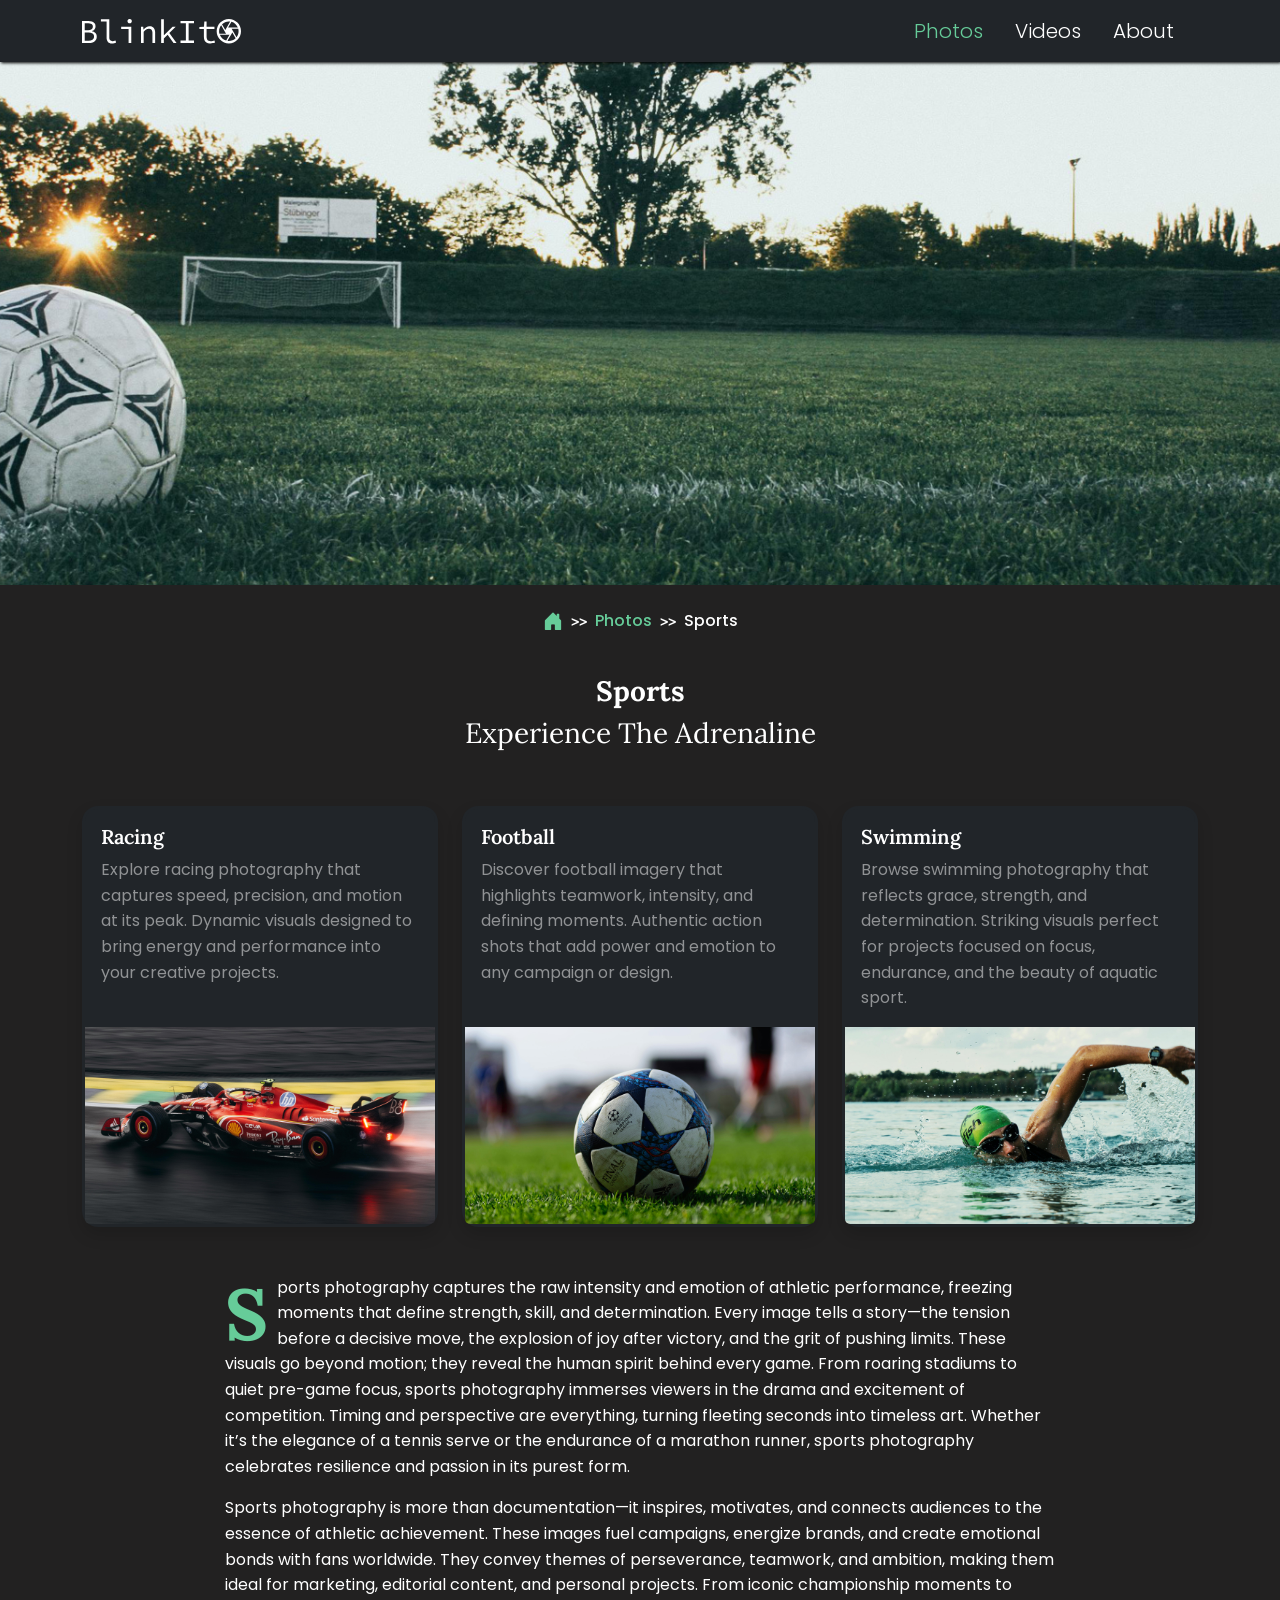
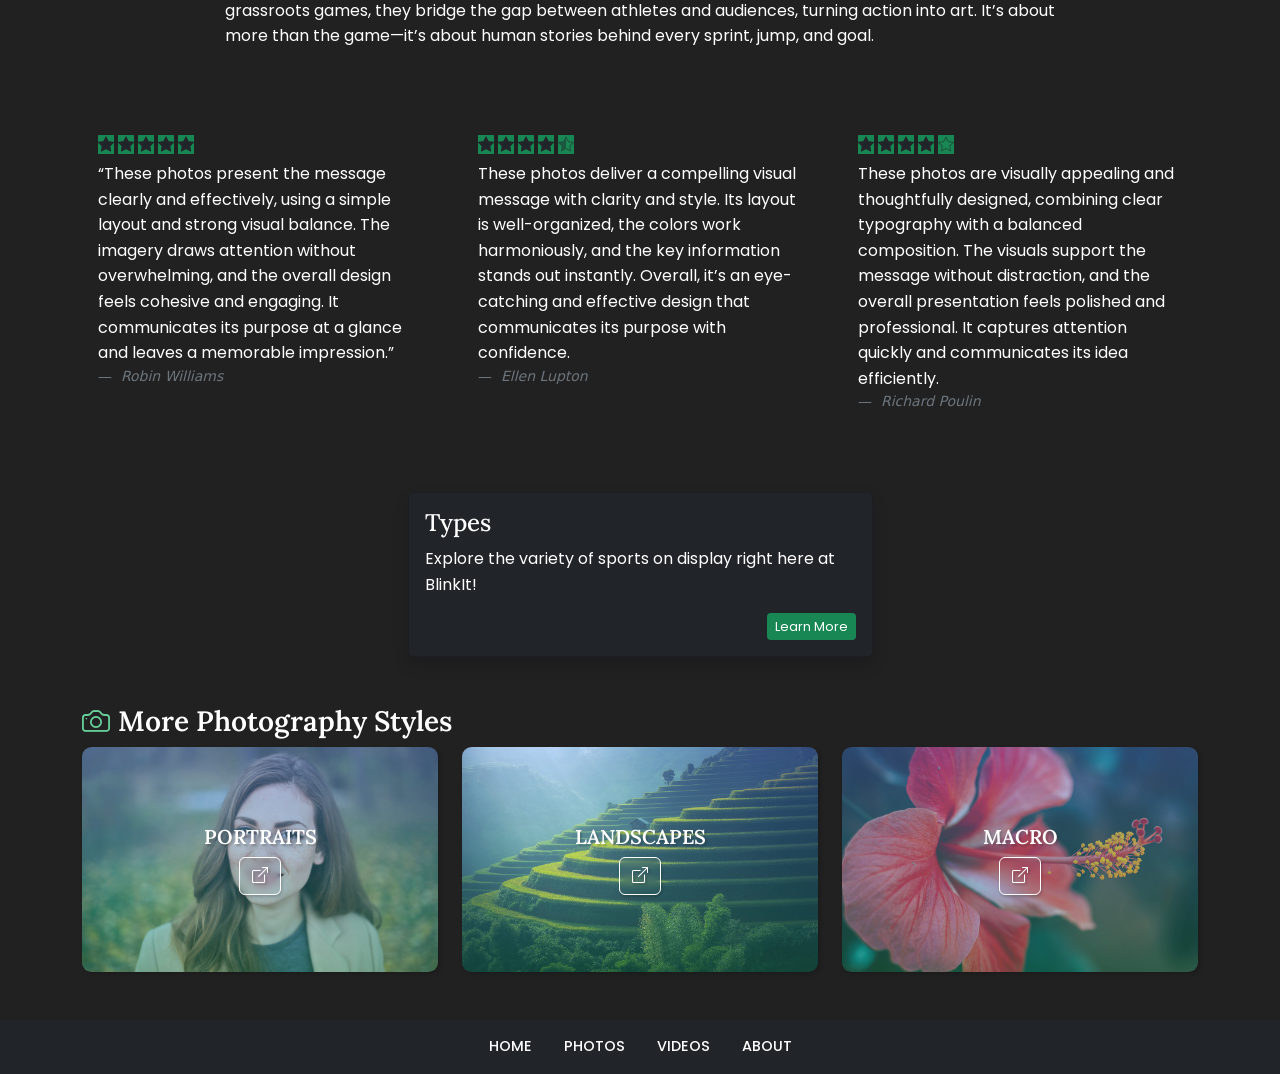
<file: sports.html>
<!DOCTYPE html>
<html lang="en">
<head>
        <meta charset="UTF-8" />
  <meta name="viewport" content="width=device-width, initial-scale=1.0" />
  <title>Sports</title>
  <!-- Google Fonts -->
  <link rel="preconnect" href="https://fonts.googleapis.com" />
  <link rel="preconnect" href="https://fonts.gstatic.com" crossorigin />
  <link
    href="https://fonts.googleapis.com/css2?family=Lora:wght@400..700&family=Poppins:wght@100;200;300;400;500;600;700;800;900&display=swap"
    rel="stylesheet" />
    <link href="https://fonts.googleapis.com/css2?family=Material+Symbols+Outlined" rel="stylesheet" />
  <!-- CSS Rules -->
  <link rel="stylesheet" href="css/bootstrap.min.css" />
  <link rel="stylesheet" href="https://cdn.jsdelivr.net/npm/bootstrap-icons@1.13.1/font/bootstrap-icons.min.css" />
    <link rel="stylesheet" href="css/all.min.css" />
  <link rel="stylesheet" href="css/styles.css" />
</head>
<body>


<!-- Navigation -->
  <nav class="navbar navbar-expand-lg fixed-top">
    <div class="container">
      <a class="navbar-brand" href="index.html"><img src="img/homepage/logo.svg" class="logo" /></a>
      <button class="navbar-toggler" type="button" data-bs-toggle="collapse" data-bs-target="#navbarNav"
        aria-controls="navbarNav" aria-expanded="false" aria-label="Toggle navigation">
        <span class="navbar-toggler-icon"></span>
      </button>
      <div class="collapse navbar-collapse" id="navbarNav">
        <ul class="navbar-nav ms-auto">
          <li class="nav-item">
            <a class="nav-link active" area-current="page" href="photos.html">Photos</a>
          </li>
          <li class="nav-item">
            <a class="nav-link" href="videos.html">Videos</a>
          </li>
          <li class="nav-item">
            <a class="nav-link" href="about.html">About</a>
          </li>
        </ul>
      </div>
    </div>
  </nav>

  
  <!-- Hero Section -->

  <section id="heroSports" class="d-flex justify-content-center d-flex align-items-center text-center">
    <div class="container">
      <!-- <h1 class="fw-semibold text-uppercase text-white">Landscapes</h1> -->
    </div>
  </section>
  


  <!-- Breadcrumb -->

<div class="container mt-4">
<nav style="--bs-breadcrumb-divider: '>>';" aria-label="breadcrumb" class="d-flex justify-content-center">
  <ol class="breadcrumb">
    <li class="breadcrumb-item"><a href="index.html"><i class="bi bi-house-door-fill h5"></i></a></li>
    <li class="breadcrumb-item"><a href="photos.html">Photos</a></li>
    <li class="breadcrumb-item active" aria-current="page">Sports</li>
  </ol>
</nav>
</div>

<!-- Headings -->

<div class="container mt-4">
    <div class="row">
        <div class="col-12 text-center">
<h1 class="fs-3 fw-bold">Sports</h1>
<h2 class="fs-3 fw-normal">Experience The Adrenaline</h2>

        </div>
    </div>
</div>

<!-- Cards -->

<div class="container mt-5">

<div class="row row-cols-1 row-cols-lg-3 g-4">
  <div class="col">
    <div class="card bg-dark border border-3 border-dark rounded-4 h-100 shadow">
      <div class="card-body">
        <h5 class="card-title text-white fw-semibold">Racing</h5>
        <p class="card-text text-white-50">Explore racing photography that captures speed, precision, and motion at its peak. Dynamic visuals designed to bring energy and performance into your creative projects.</p>
      </div>
        <img src="img/photos/sports/cards/racing.jpg" class="card-img-bottom" alt="Racing">
    </div>
  </div>
  <div class="col">
    <div class="card bg-dark border border-3 border-dark rounded-4 h-100 shadow">
      <div class="card-body">
        <h5 class="card-title text-white fw-semibold">Football</h5>
        <p class="card-text text-white-50">Discover football imagery that highlights teamwork, intensity, and defining moments. Authentic action shots that add power and emotion to any campaign or design.</p>
      </div>
         <img src="img/photos/sports/cards/football.jpg" class="card-img-bottom" alt="Football">
    </div>
  </div>
  <div class="col">
    <div class="card bg-dark border border-3 border-dark rounded-4 h-100 shadow">
      <div class="card-body">
        <h5 class="card-title text-white fw-semibold">Swimming</h5>
        <p class="card-text text-white-50">Browse swimming photography that reflects grace, strength, and determination. Striking visuals perfect for projects focused on focus, endurance, and the beauty of aquatic sport.</p>
      </div>
          <img src="img/photos/sports/cards/swimming.jpg" class="card-img-bottom" alt="Swimming">
    </div>
  </div>
</div>

</div>

<!-- Experience The Adrenaline -->

<div class="container mt-5">
    <div class="row">
        <div class="col-lg-9 mx-auto">
            <p><span class="float-start dropcap">S</span>ports photography captures the raw intensity and emotion of athletic performance, freezing moments that define strength, skill, and determination. Every image tells a story—the tension before a decisive move, the explosion of joy after victory, and the grit of pushing limits. These visuals go beyond motion; they reveal the human spirit behind every game. From roaring stadiums to quiet pre-game focus, sports photography immerses viewers in the drama and excitement of competition. Timing and perspective are everything, turning fleeting seconds into timeless art. Whether it’s the elegance of a tennis serve or the endurance of a marathon runner, sports photography celebrates resilience and passion in its purest form.

            </p>

            <p>Sports photography is more than documentation—it inspires, motivates, and connects audiences to the essence of athletic achievement. These images fuel campaigns, energize brands, and create emotional bonds with fans worldwide. They convey themes of perseverance, teamwork, and ambition, making them ideal for marketing, editorial content, and personal projects. From iconic championship moments to grassroots games, they bridge the gap between athletes and audiences, turning action into art. It’s about more than the game—it’s about human stories behind every sprint, jump, and goal.

            </p>
        </div>
    </div>
</div>

<!-- Reviews -->
 <!-- Review 1 -->
<div class="container mt-5 h-100">
    <div class="row">
        <div class="col-12 col-lg-4"><figure class="bg-body-dark p-3 reviews">
            <div class="lh-lg"><i class="bi bi-star-fill me-1 bg-success"></i><i class="bi bi-star-fill me-1 bg-success"></i><i class="bi bi-star-fill me-1 bg-success"></i><i class="bi bi-star-fill me-1 bg-success"></i><i class="bi bi-star-fill me-1 bg-success"></i></div>
            <blockquote class="blockquote">
                <p>“These photos present the message clearly and effectively, using a simple layout and strong visual balance. The imagery
                draws attention without overwhelming, and the overall design feels cohesive and engaging. It communicates its
                purpose at a glance and leaves a memorable impression.”</p>
            </blockquote>
            <figcaption class="blockquote-footer mb-0">
             <cite title="Robin Williams">Robin Williams</cite>
            </figcaption>
        </figure></div>
        <!--/ Review 1 -->

        <!-- Review 2 -->
        <div class="col-12 col-lg-4"><figure class="bg-body-dark p-3 reviews">
            <div class="lh-lg"><i class="bi bi-star-fill me-1 bg-success"></i><i class="bi bi-star-fill me-1 bg-success"></i><i class="bi bi-star-fill me-1 bg-success"></i><i class="bi bi-star-fill me-1 bg-success"></i><i class="bi bi-star-half me-1 text-body-tertiary bg-success"></i></div>
            <blockquote class="blockquote">
                <p>These photos deliver a compelling visual message with clarity and style. Its layout is well-organized, the colors work
                harmoniously, and the key information stands out instantly. Overall, it’s an eye-catching and effective design that
                communicates its purpose with confidence.</p>
            </blockquote>
            <figcaption class="blockquote-footer mb-0">
             <cite title="Ellen Lupton">Ellen Lupton</cite>
            </figcaption>
        </figure></div>
        <!-- /Review 2 -->

        <!-- Review 3 -->
        <div class="col-12 col-lg-4"><figure class="bg-body-dark p-3 reviews">
            <div class="lh-lg"><i class="bi bi-star-fill me-1 bg-success"></i><i class="bi bi-star-fill me-1 bg-success"></i><i class="bi bi-star-fill me-1 bg-success"></i><i
                class="bi bi-star-fill me-1 bg-success"></i><i class="bi bi-star me-1 text-body-tertiary bg-success"></i></div>
            <blockquote class="blockquote">
                <p>These photos are visually appealing and thoughtfully designed, combining clear typography with a balanced composition. The
                visuals support the message without distraction, and the overall presentation feels polished and professional. It
                captures attention quickly and communicates its idea efficiently.</p>
            </blockquote>
            <figcaption class="blockquote-footer mb-0">
             <cite title="Richard Poulin">Richard Poulin</cite>
            </figcaption>
        </figure></div>
        <!-- /Review 3 -->
    </div>
</div>
<!-- /Reviews -->

<!-- Amenities -->



<!-- Off Canvas Button -->

<div class="container mt-5">
  <div class="col-lg-5 mx-auto">
    <div class="card bg-dark rounded-10 shadow">
      <div class="card-body ">
        <h4 class="card-title text-white">Types</h4>
        <p class="card-text mt-2">Explore the variety of sports on display right here at BlinkIt!</p>
        <a class="btn btn-primary btn-sm float-end btnOff border-0" data-bs-toggle="offcanvas" href="#sportTypes" role="button" aria-controls="sportTypes">Learn More</a>
      </div>
    </div>
  </div>
</div>



<!-- Off Canvas -->

<div class="offcanvas offcanvas-start text-bg-dark" tabindex="-1" id="sportTypes" aria-labelledby="offcanvasLabel">
  <div class="offcanvas-header bg-dark">
    <h5 class="offcanvas-title" id="offcanvasLabel">Types</h5>
    <button type="button" class="btn-close bg-success" data-bs-dismiss="offcanvas" aria-label="Close"></button>
  </div>
  <div class="offcanvas-body bg-dark">

<!-- Table -->

<table class="table table-dark table-striped mt-5">
  <tbody>
    <tr class="border-1">
      <td><span class="material-symbols-outlined fa-icon">sports_basketball</span></td>
      <td>Basketball</td>
    </tr>
    <tr class="border-1">
      <td><span class="material-symbols-outlined fa-icon">sports_esports</span></td>
      <td>Esports</td>
    </tr>
    <tr class="border-1">
      <td><span class="material-symbols-outlined fa-icon">sports_soccer</span></td>
      <td>Football</td>
    </tr>
    <tr class="border-1">
      <td><span class="material-symbols-outlined fa-icon">sports_rugby</span></td>
      <td>Rugby</td>
    </tr>
    <tr class="border-1">
      <td><span class="material-symbols-outlined fa-icon">sports_tennis</span></td>
      <td>Tennis</td>
    </tr>
    <tr class="border-1">
      <td><span class="material-symbols-outlined fa-icon">golf_course</span></td>
      <td>Golf</td>
    </tr>
    <tr class="border-1">
      <td><span class="material-symbols-outlined fa-icon">sports_motorsports</span></td>
      <td>Motorsports</td>
    </tr>
    <tr class="border-1">
      <td><span class="material-symbols-outlined fa-icon">sports_cricket</span></td>
      <td>Cricket</td>
    </tr>
  </tbody>
</table>

<!-- /Table -->

<!-- Figure -->

<figure class="figure m-5">
  <img src="img/photos/sports/off_canvas.jpg" class="figure-img img-fluid rounded border-2 border-black" alt="vjhvhv mjvbmn">
  <figcaption class="figure-caption text-white-50 text-center">Basketball</figcaption>
</figure>

<!-- /Figure -->

  </div>
</div>

<!-- /Off Canvas -->

<!-- /Amenities -->

<!-- Additional sites -->

<div class="container mt-5">
  <div class="row">
    <h2 class="fs-3 fw-semibold">
      <i class="bi bi-camera me-2 h3"></i>More Photography Styles
    </h2>
    <!-- Div column 1 -->
      <div class="col-12 col-lg-4 mb-4 mb-lg-0">
      <div id="portraitsSite" class="d-flex justify-content-center align-items-center text-center">
        <div><h3 class="fs-5 fw-semibold text-uppercase text-white">Portraits</h3><a href = "portraits.html" class = "btn glass"><i class="bi bi-box-arrow-up-right"></i></a></div>
      </div>
    </div>
     <!-- Div column 2 -->
     <div class="col-12 col-lg-4 mb-4 mb-lg-0">
      <div id="landscapeSite" class="d-flex justify-content-center align-items-center text-center">
        <div><h3 class="fs-5 fw-semibold text-uppercase text-white">Landscapes</h3><a href = "landscape.html" class = "btn glass"><i class="bi bi-box-arrow-up-right"></i></a></div>
      </div>
    </div>
     <!-- Div column 3 -->
    <div class="col-12 col-lg-4">
      <div id="macroSite" class="d-flex justify-content-center align-items-center text-center">
        <div><h3 class="fs-5 fw-semibold text-uppercase text-white">Macro</h3><a href = "macro.html" class = "btn glass"><i class="bi bi-box-arrow-up-right"></i></a></div>
      </div>
    </div>
  </div>
</div>

  <!-- Footer -->

  <footer class="mt-5 p-2">
    <ul class="nav justify-content-center text-center flex-column flex-sm-row">
      <li class="nav-item">
        <a class="nav-link" href="index.html">Home</a>
      </li>
      <li class="nav-item">
        <a class="nav-link" href="photos.html">Photos</a>
      </li>
      <li class="nav-item">
        <a class="nav-link" href="videos.html">Videos</a>
      </li>
      <li class="nav-item">
        <a class="nav-link" href="about.html">About</a>
      </li>
    </ul>
  </footer>

  <!-- JS Files -->
  <script src="js/bootstrap.min.js"></script>






    
</body>
</html>
</file>
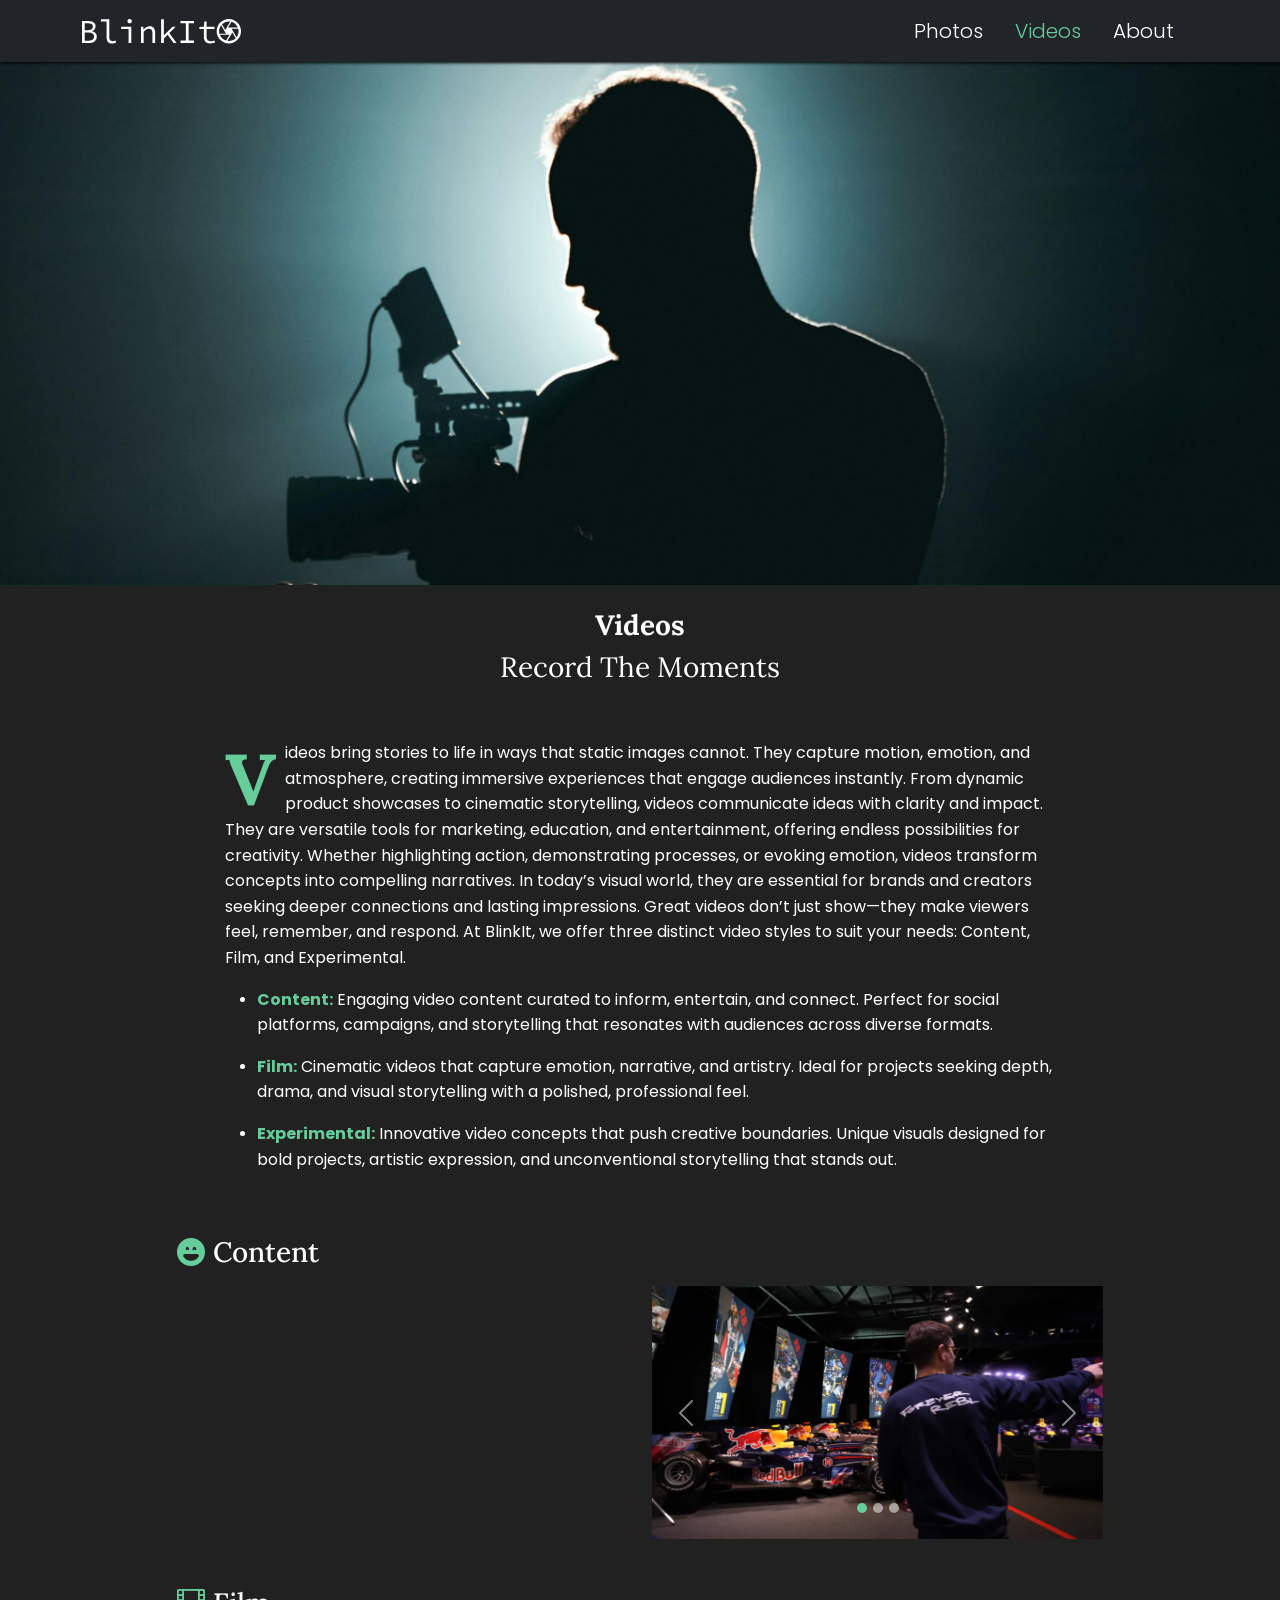
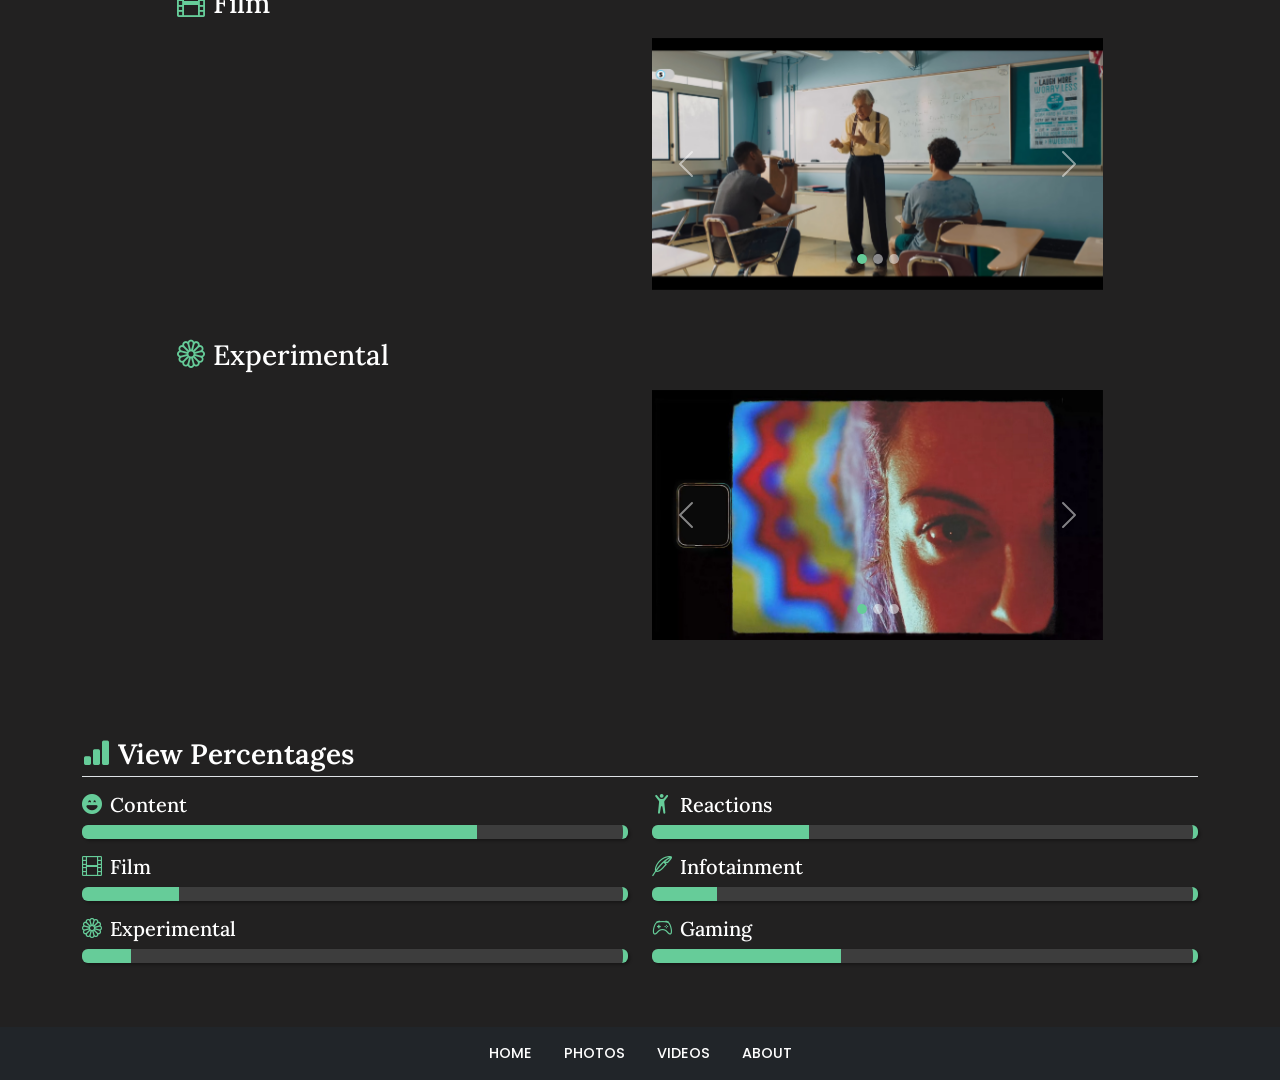
<file: videos.html>
<!DOCTYPE html>
<html lang="en">
<head>
   <meta charset="UTF-8" />
  <meta name="viewport" content="width=device-width, initial-scale=1.0" />
  <title>Videos</title>
  <!-- Google Fonts -->
  <link rel="preconnect" href="https://fonts.googleapis.com" />
  <link rel="preconnect" href="https://fonts.gstatic.com" crossorigin />
  <link
    href="https://fonts.googleapis.com/css2?family=Lora:wght@400..700&family=Poppins:wght@100;200;300;400;500;600;700;800;900&display=swap"
    rel="stylesheet" />
    <link href="https://fonts.googleapis.com/css2?family=Material+Symbols+Outlined" rel="stylesheet" />
  <!-- CSS Rules -->
  <link rel="stylesheet" href="css/bootstrap.min.css" />
  <link rel="stylesheet" href="https://cdn.jsdelivr.net/npm/bootstrap-icons@1.13.1/font/bootstrap-icons.min.css" />
    <link rel="stylesheet" href="css/all.min.css" />
  <link rel="stylesheet" href="css/styles.css" />
</head>
<body>


<!-- Navigation -->
  <nav class="navbar navbar-expand-lg fixed-top">
    <div class="container">
      <a class="navbar-brand" href="index.html"><img src="img/homepage/logo.svg" class="logo" /></a>
      <button class="navbar-toggler" type="button" data-bs-toggle="collapse" data-bs-target="#navbarNav"
        aria-controls="navbarNav" aria-expanded="false" aria-label="Toggle navigation">
        <span class="navbar-toggler-icon"></span>
      </button>
      <div class="collapse navbar-collapse" id="navbarNav">
        <ul class="navbar-nav ms-auto">
          <li class="nav-item">
            <a class="nav-link" href="photos.html">Photos</a>
          </li>
          <li class="nav-item">
            <a class="nav-link active" area-current="page" href="videos.html">Videos</a>
          </li>
          <li class="nav-item">
            <a class="nav-link" href="about.html">About</a>
          </li>
        </ul>
      </div>
    </div>
  </nav>

  
  <!-- Hero Section -->

  <section id="heroVideo" class="d-flex justify-content-center d-flex align-items-center text-center">
    <div class="container">
      <!-- <h1 class="fw-semibold text-uppercase text-white">Landscapes</h1> -->
    </div>
  </section>
  



<!-- Headings -->

<div class="container mt-4">
    <div class="row">
        <div class="col-12 text-center">
<h1 class="fs-3 fw-bold">Videos</h1>
<h2 class="fs-3 fw-normal">Record The Moments</h2>

        </div>
    </div>
</div>

<!-- Record The Moments -->

<div class="container mt-5">
    <div class="row">
        <div class="col-lg-9 mx-auto">
            <p><span class="float-start dropcap">V</span>ideos bring stories to life in ways that static images cannot. They capture motion, emotion, and atmosphere, creating immersive experiences that engage audiences instantly. From dynamic product showcases to cinematic storytelling, videos communicate ideas with clarity and impact. They are versatile tools for marketing, education, and entertainment, offering endless possibilities for creativity. Whether highlighting action, demonstrating processes, or evoking emotion, videos transform concepts into compelling narratives. In today’s visual world, they are essential for brands and creators seeking deeper connections and lasting impressions. Great videos don’t just show—they make viewers feel, remember, and respond. At BlinkIt, we offer three distinct video styles to suit your needs: Content, Film, and Experimental.
            </p>

            <ul class="dot-white">
              <li>
                <p><strong class="fa-icon">Content:</strong> Engaging video content curated to inform, entertain, and connect. Perfect for social platforms, campaigns, and storytelling that resonates with audiences across diverse formats.</p>
              </li>
                 <li>
                   <p><strong class="fa-icon">Film:</strong> Cinematic videos that capture emotion, narrative, and artistry. Ideal for projects seeking depth, drama, and visual storytelling with a polished, professional feel.</p>
                 </li>
                    <li>
                      <p><strong class="fa-icon">Experimental:</strong> Innovative video concepts that push creative boundaries. Unique visuals designed for bold projects, artistic expression, and unconventional storytelling that stands out.</p>
                    </li>
            </ul>
        </div>
    </div>
</div>

<!-- Content -->

<div class="container mt-5">
    <div class="row">
      <div class="col-12 col-lg-10 mx-auto">

        <!-- Content Section -->
      <div class="row mb-5 align-items-center">
         <h3 class="mb-3"><i class="bi bi-emoji-laughing-fill fa-icon me-2"></i>Content</h3>
  <div class="col-12 col-md-6">
    <div class="ratio ratio-16x9">
      <iframe width="560" height="315" src="https://www.youtube.com/embed/VJgdOMXhEj0?si=M6EEa_B9T4ns5705" title="YouTube video player" frameborder="0" allow="accelerometer; autoplay; clipboard-write; encrypted-media; gyroscope; picture-in-picture; web-share" referrerpolicy="strict-origin-when-cross-origin" allowfullscreen></iframe>
    </div>
  </div>
  <div class="col-12 col-md-6">
    <div id="VideoSlider" class="carousel slide" data-bs-ride="carousel">
      <div class="carousel-indicators">
        <button type="button" data-bs-target="#VideoSlider" data-bs-slide-to="0" class="active" aria-current="true"
          aria-label="Slide 1"></button>
        <button type="button" data-bs-target="#VideoSlider" data-bs-slide-to="1" aria-label="Slide 2"></button>
        <button type="button" data-bs-target="#VideoSlider" data-bs-slide-to="2" aria-label="Slide 3"></button>
      </div>
      
      <div class="carousel-inner">
        <div class="carousel-item active" data-bs-interval="3000">       
            <img src="img/videos/content_pic1.jpg" class="d-block w-100" style="object-fit: cover;" alt="Content Image 1">         
        </div>

        <div class="carousel-item" data-bs-interval="3000">
            <img src="img/videos/content_pic2.jpg" class="d-block w-100" style="object-fit: cover;" alt="Content Image 2">
        </div>

        <div class="carousel-item" data-bs-interval="3000">
            <img src="img/videos/content_pic3.jpg" class="d-block w-100" style="object-fit: cover;" alt="Content Image 3">
        </div>
      </div>
      
      <button class="carousel-control-prev" type="button" data-bs-target="#VideoSlider" data-bs-slide="prev">
        <span class="carousel-control-prev-icon" aria-hidden="true"></span>
        <span class="visually-hidden">Previous</span>
      </button>
      <button class="carousel-control-next" type="button" data-bs-target="#VideoSlider" data-bs-slide="next">
        <span class="carousel-control-next-icon" aria-hidden="true"></span>
        <span class="visually-hidden">Next</span>
      </button>
    </div>
  </div>
</div>
 


        <!-- Film Section -->
        <div class="row mb-5 align-items-center">
         <h3 class="mb-3"><i class="bi bi-film fa-icon me-2"></i>Film</h3>
          <div class="col-12 col-md-6">
            <div class="ratio ratio-16x9">
              <iframe width="560" height="315" src="https://www.youtube.com/embed/hif5eI5pBxo?si=Ebl84o8oiMl2knGT" title="YouTube video player" frameborder="0" allow="accelerometer; autoplay; clipboard-write; encrypted-media; gyroscope; picture-in-picture; web-share" referrerpolicy="strict-origin-when-cross-origin" allowfullscreen></iframe>
            </div>
          </div>
        <div class="col-12 col-md-6">
    <div id="VideoSlider2" class="carousel slide" data-bs-ride="carousel">
      <div class="carousel-indicators">
        <button type="button" data-bs-target="#VideoSlider2" data-bs-slide-to="0" class="active" aria-current="true"
          aria-label="Slide 1"></button>
        <button type="button" data-bs-target="#VideoSlider2" data-bs-slide-to="1" aria-label="Slide 2"></button>
        <button type="button" data-bs-target="#VideoSlider2" data-bs-slide-to="2" aria-label="Slide 3"></button>
      </div>
      
      <div class="carousel-inner">
        <div class="carousel-item active" data-bs-interval="3000">
            <img src="img/videos/film_pic1.jpg" class="d-block w-100 h-315" style="object-fit: cover;" alt="Content Image 1">
        </div>

        <div class="carousel-item" data-bs-interval="3000">
            <img src="img/videos/film_pic2.jpg" class="d-block w-100 h-315" style="object-fit: cover;" alt="Content Image 2">
        </div>

        <div class="carousel-item" data-bs-interval="3000">
            <img src="img/videos/film_pic3.jpg" class="d-block w-100 h-315" style="object-fit: cover;" alt="Content Image 3">
        </div>
      </div>

      <button class="carousel-control-prev" type="button" data-bs-target="#VideoSlider2" data-bs-slide="prev">
        <span class="carousel-control-prev-icon" aria-hidden="true"></span>
        <span class="visually-hidden">Previous</span>
      </button>
      <button class="carousel-control-next" type="button" data-bs-target="#VideoSlider2" data-bs-slide="next">
        <span class="carousel-control-next-icon" aria-hidden="true"></span>
        <span class="visually-hidden">Next</span>
      </button>
    </div>
          </div>
        </div>

        <!-- Experimental Section -->
        <div class="row mb-5 align-items-center">
          <h3 class="mb-3"><i class="bi bi-flower1 fa-icon me-2"></i>Experimental</h3>
          <div class="col-12 col-md-6">
            <div class="ratio ratio-16x9">
              <iframe width="560" height="315" src="https://www.youtube.com/embed/Sf77Zzkm6bM?si=u4SMuC_2IVeCei1F" title="YouTube video player" frameborder="0" allow="accelerometer; autoplay; clipboard-write; encrypted-media; gyroscope; picture-in-picture; web-share" referrerpolicy="strict-origin-when-cross-origin" allowfullscreen></iframe>
            </div>
          </div>
          <div class="col-12 col-md-6">
             <div id="VideoSlider3" class="carousel slide" data-bs-ride="carousel">
      <div class="carousel-indicators">
        <button type="button" data-bs-target="#VideoSlider3" data-bs-slide-to="0" class="active" aria-current="true"
          aria-label="Slide 1"></button>
        <button type="button" data-bs-target="#VideoSlider3" data-bs-slide-to="1" aria-label="Slide 2"></button>
        <button type="button" data-bs-target="#VideoSlider3" data-bs-slide-to="2" aria-label="Slide 3"></button>
      </div>
      
      <div class="carousel-inner">
        <div class="carousel-item active" data-bs-interval="3000">
            <img src="img/videos/experimental_pic1.jpg" class="d-block w-100" style="object-fit: cover;" alt="Content Image 1">
        </div>

        <div class="carousel-item" data-bs-interval="3000">
            <img src="img/videos/experimental_pic2.jpg" class="d-block w-100" style="object-fit: cover;" alt="Content Image 2">
        </div>

        <div class="carousel-item" data-bs-interval="3000">
            <img src="img/videos/experimental_pic3.jpg" class="d-block w-100" style="object-fit: cover;" alt="Content Image 3">
        </div>
      </div>

      <button class="carousel-control-prev" type="button" data-bs-target="#VideoSlider3" data-bs-slide="prev">
        <span class="carousel-control-prev-icon" aria-hidden="true"></span>
        <span class="visually-hidden">Previous</span>
      </button>
      <button class="carousel-control-next" type="button" data-bs-target="#VideoSlider3" data-bs-slide="next">
        <span class="carousel-control-next-icon" aria-hidden="true"></span>
        <span class="visually-hidden">Next</span>
      </button>
    </div>
          </div>
        </div>

      </div>
    </div>
  </div>

  <!-- View Stats -->

<div class="container mt-5">
  <div class="row">
    <div class="col-12">
      <h3 class="fs-3 fw-semibold border-bottom pb-1 mb-3">
        <i class="bi bi-bar-chart-fill fa-icon me-2"></i>View Percentages
      </h3>
    </div>

    <div class="col-12 col-lg-6">
      <h5><i class="bi bi-emoji-laughing-fill fa-icon me-2"></i>Content</h5>
      <div class="progress mb-3">
        <div class="progress-bar" role="progressbar" style="width: 73%;" aria-valuenow="73" aria-valuemin="0" aria-valuemax="100"></div>
      </div>

      <h5><i class="bi bi-film fa-icon me-2"></i>Film</h5>
      <div class="progress mb-3">
        <div class="progress-bar" role="progressbar" style="width: 18%;" aria-valuenow="18" aria-valuemin="0" aria-valuemax="100"></div>
      </div>

      <h5><i class="bi bi-flower1 fa-icon me-2"></i>Experimental</h5>
      <div class="progress mb-3">
        <div class="progress-bar" role="progressbar" style="width: 9%;" aria-valuenow="9" aria-valuemin="0" aria-valuemax="100"></div>
      </div>
    </div>

    <div class="col-12 col-lg-6">
      <h5><i class="bi bi-person-arms-up fa-icon me-2"></i>Reactions</h5>
      <div class="progress mb-3">
        <div class="progress-bar" role="progressbar" style="width: 29%;" aria-valuenow="29" aria-valuemin="0" aria-valuemax="100"></div>
      </div>

      <h5><i class="bi bi-feather fa-icon me-2"></i>Infotainment</h5>
      <div class="progress mb-3">
        <div class="progress-bar" role="progressbar" style="width: 12%;" aria-valuenow="12" aria-valuemin="0" aria-valuemax="100"></div>
      </div>

      <h5><i class="bi bi-controller fa-icon me-2"></i>Gaming</h5>
      <div class="progress mb-3">
        <div class="progress-bar" role="progressbar" style="width: 35%;" aria-valuenow="35" aria-valuemin="0" aria-valuemax="100"></div>
      </div>
    </div>
  </div>
</div>


  <!-- Footer -->

  <footer class="mt-5 p-2">
    <ul class="nav justify-content-center text-center flex-column flex-sm-row">
      <li class="nav-item">
        <a class="nav-link" href="index.html">Home</a>
      </li>
      <li class="nav-item">
        <a class="nav-link" href="photos.html">Photos</a>
      </li>
      <li class="nav-item">
        <a class="nav-link" href="videos.html">Videos</a>
      </li>
      <li class="nav-item">
        <a class="nav-link" href="about.html">About</a>
      </li>
    </ul>
  </footer>

  <!-- JS Files -->
  <script src="js/bootstrap.min.js"></script>


 
    
    
</body>
</html>
</file>
<file: css/styles.css>
body {
  background-color: #222121;
}

.navbar {
  background-color: #212529;
  box-shadow: 1px 1px 3px #000000;
}

.nav-item {
  font-family: "Poppins", sans-serif;
  font-size: 1.25rem;
  font-weight: 400;
  margin-right: 1rem;
}

.nav-link {
  color: #ffffff !important;
  font-family: "Poppins", sans-serif;
  font-weight: 300;
  transition: color 0.35s ease;
}

.nav-link:hover {
  color: #66cc99 !important;
}

.navbar-nav .nav-link.active {
  color: #66cc99 !important;
}

.logo {
  height: 25px;
  width: auto;
  display: block;
}

.navbar-toggler-icon {
  background-image: url("data:image/svg+xml;charset=utf8,%3Csvg viewBox='0 0 30 30' xmlns='http://www.w3.org/2000/svg'%3E%3Cpath stroke='rgba%28102, 204, 153, 1%29' stroke-width='2' stroke-linecap='round' stroke-miterlimit='10' d='M4 7h22M4 15h22M4 23h22'/%3E%3C/svg%3E");
}

.navbar-toggler {
  border: 1px solid #66cc99;
}

/* Pills navigation */

.nav-pills{
  border-bottom: 2px solid #ffffff;
}

.nav-pills .nav-link{
  color: #ffffff;
 margin-bottom: 1rem;
   background-color: #333;
}

.nav-pills .nav-link:hover{
  color: #66cc99 !important;
}

.nav-pills .nav-link.active{
background-color: #66cc99 !important;
color: #ffffff !important;

}

h1,
h2,
h3,
h4,
h5,
h6 {
  font-family: "Lora", serif;
  color: #ffffff;
}

  /* Drop Cap */
.dropcap{
   font-family: "Lora", serif;
   font-weight: 700;
   font-size: 4.5rem;
    line-height: 1;
    margin: 0.2rem 0.6rem 0 0;
    color: #66cc99;
}
  
/* Breadcrumb */

.breadcrumb {
    font-family: "Poppins", sans-serif;
  background-color: transparent;
  padding: 0;
  margin-bottom: 1rem;
}

.breadcrumb-item a {
  color: #66cc99;
  text-decoration: none;
  font-weight: 500;
}

.breadcrumb-item a:hover {
  color: #fff;
}


.breadcrumb-item.active {
  color: #ffffff;
  font-weight: 500;
}

.breadcrumb-item+.breadcrumb-item::before {
  color: #ffffff;
  font-weight: 700;
  font-family: "Lora", serif;
}

p {
  font-family: "Poppins", sans-serif;
  font-size: 1rem;
  line-height: 1.6;
  color: #ffffff;
}

.btn-sm {
  font-family: "Poppins", sans-serif;
  font-size: 0.8rem;
}

.btnOff{
  background-color: #198754;
}

.btnOff:hover{
  color: #66cc99;
  background-color: black;
}

.fa-icon {
   color: #66cc99;
}

.dot-white {
   color: #ffffff;
}

/* Bootstrap Icons */
.bi-camera {
  color: #66cc99;
}



/* Hero Images */
#heroHomepage {
  background-image: url(../img/homepage/hero.homepage.jpg);
  background-size: cover;
  min-height: 65vh;
  background-position: center;
  text-shadow: 2px 2px 2px rgba(0, 0, 0, 0.2);
}

#heroPhotos {
  background-image: url(../img/photos/hero.photos.jpg);
  background-size: cover;
  min-height: 65vh;
  background-position: center;
  text-shadow: 2.5px 2.5px 2.5px rgba(0, 0, 0, 0.4);
}

#heroPortraits {
  background-image: url(../img/photos/portraits/portraits_header.jpg);
  background-size: cover;
  min-height: 65vh;
  background-position: center;
  text-shadow: 2.5px 2.5px 2.5px rgba(0, 0, 0, 0.4);
}

#heroLandscapes {
  background-image: url(../img/photos/landscapes/landscapes_header.jpg);
  background-size: cover;
  min-height: 65vh;
  background-position: center;
  text-shadow: 2.5px 2.5px 2.5px rgba(0, 0, 0, 0.4);
}

#heroSports {
  background-image: url(../img/photos/sports/sports_header.jpg);
  background-size: cover;
  min-height: 65vh;
  background-position: center;
  text-shadow: 2.5px 2.5px 2.5px rgba(0, 0, 0, 0.4);
}

#heroMacro {
  background-image: url(../img/photos/macro/macro_header.jpg);
  background-size: cover;
  min-height: 65vh;
  background-position: center;
  text-shadow: 2.5px 2.5px 2.5px rgba(0, 0, 0, 0.4);
}

#heroVideo {
  background-image: url(../img/videos/videos_header.jpg);
  background-size: cover;
  min-height: 65vh;
  background-position: center;
  text-shadow: 2.5px 2.5px 2.5px rgba(0, 0, 0, 0.4);
}

#heroAbout {
  background-image: url(../img/about/about_header.jpg);
  background-size: cover;
  min-height: 65vh;
  background-position: center;
  text-shadow: 2.5px 2.5px 2.5px rgba(0, 0, 0, 0.4);
}


/* Additional Sites */
#portraitsSite{
  background-image: linear-gradient(rgba(102,153,255,0.4),rgba(51,204,153,0.3)),url(../img/photos/portraits.jpg);
  background-size: cover;
  background-position: center;
  min-height: 25vh;
  text-shadow: 2px 2px 2px rgba(0, 0, 0, 0.2);
  border-radius: 0.6rem;
  box-shadow: 2px 2px 4px rgba(0, 0, 0, 0.2);
}

#landscapeSite{
  background-image: linear-gradient(rgba(102,153,255,0.4),rgba(51,204,153,0.3)),url(../img/photos/landscapes.jpg);
  background-size: cover;
  background-position: center;
  min-height: 25vh;
  text-shadow: 2px 2px 2px rgba(0, 0, 0, 0.2);
  border-radius: 0.6rem;
  box-shadow: 2px 2px 4px rgba(0, 0, 0, 0.2);
}

#sportsSite{
  background-image: linear-gradient(rgba(102,153,255,0.4),rgba(51,204,153,0.3)),url(../img/photos/sports.jpg);
  background-size: cover;
  background-position: center;
  min-height: 25vh;
  text-shadow: 2px 2px 2px rgba(0, 0, 0, 0.2);
  border-radius: 0.6rem;
  box-shadow: 2px 2px 4px rgba(0, 0, 0, 0.2);
}

#landscapeModal{
  background-image: linear-gradient(rgba(102,153,255,0.4),rgba(51,204,153,0.3)),url(../img/photos/landscapes.jpg);
  background-size: cover;
  background-position: center;
  min-height: 25vh;
  text-shadow: 2px 2px 2px rgba(0, 0, 0, 0.2);
  border-radius: 0.6rem;
  box-shadow: 2px 2px 4px rgba(0, 0, 0, 0.2);
}

#macroSite{
  background-image: linear-gradient(rgba(102,153,255,0.4),rgba(51,204,153,0.3)),url(../img/photos/macro.jpg);
  background-size: cover;
  background-position: center;
  min-height: 25vh;
  text-shadow: 2px 2px 2px rgba(0, 0, 0, 0.2);
  border-radius: 0.6rem;
  box-shadow: 2px 2px 4px rgba(0, 0, 0, 0.2);
}

/* Glass Btn */
.glass{
  backdrop-filter: blur(4px);
  -webkit-backdrop-filter: blur(4px);
  box-shadow: 1px 2px 3px rgba(0, 0, 0, 0.2);
  border: 1px solid #fff;
  color: #fff;
}

.glass:hover{
  background-color: linear-gradient(135deg, rgba(51, 204, 153, 1),rgba(0,102,255,1));
  border: 1px solid rgba(0,102,255,1);
  color: #fff;
}

.carousel-indicators [data-bs-target] {
  width: 10px;
  height: 10px;
  border-radius: 50%;
}

.carousel-indicators .active {
  background-color: #66cc99;
}

/* Progress Bars */

.progress{
  height: 14px;
  box-shadow: 2px 2px 3px rgba(0,0,0,0.3);
  border-radius: 1;
  background-color: rgba(102,102,102,0.4);
  border-right: 5px solid #66cc99;
}

.progress-bar {
  background-color: #66cc99;
}

/* profile photo */
.profilePhoto {
  background: linear-gradient(rgb(250, 250, 250), rgba(18, 184, 128, 0.8));
  border-radius: 1rem;
  
}

/* Accordion */
.accordion {
  border: 3px solid #198754;
border-radius: 0.6rem;
}

.accordion-body {
  background-color: #212529;
}

.accordion-body p{
  color: #ffffff;
}

.accordion-body ul li{
  font-family: "Roboto", sans-serif;
  color: #ffffff;
}

.accordion-button {
  background: #198754;
  font-family: "Roboto", sans-serif;
  color: #ffffff;
  font-weight: 500;
  font-size: 18px;
  text-transform: uppercase;
}

.accordion-button:not(.collapsed) {
  background-color: #198754;
  color: #ffffff;
}

/* Footer */

footer {
  font-family: "Poppins", sans-serif;
  text-transform: uppercase;
  background-color: #212529;
}

footer .nav-link {
  font-weight: 500;
  font-size: 0.9rem;
  color: #66cc99;
}

footer .nav-item {
  margin-right: 0;
}
</file>
